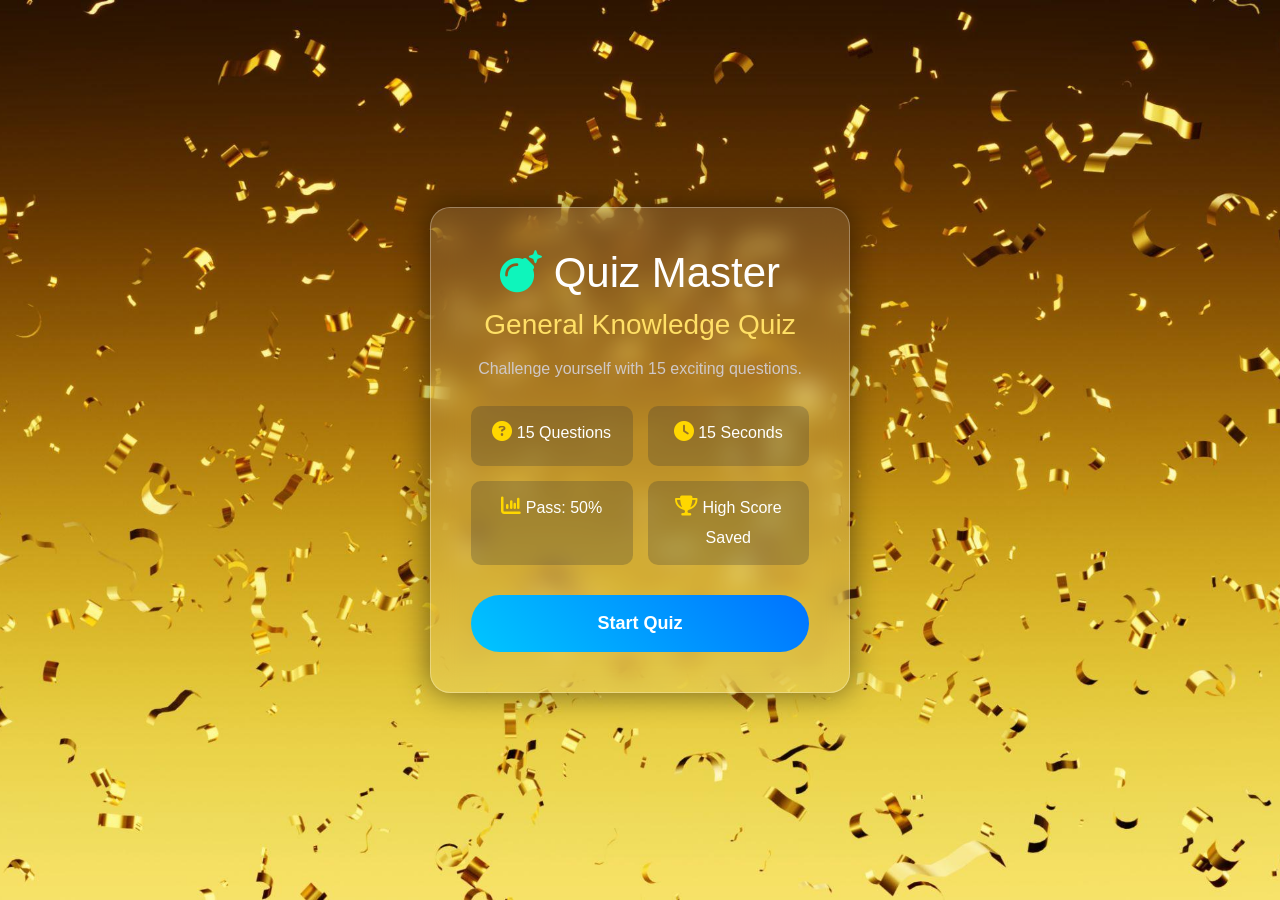
<file: projects/quiz website/index.html>
<!DOCTYPE html>
<html>

<head>
    <link rel="stylesheet" href="style.css">
    <link href="https://cdn.jsdelivr.net/npm/bootstrap@5.3.8/dist/css/bootstrap.min.css" rel="stylesheet"
        integrity="sha384-sRIl4kxILFvY47J16cr9ZwB07vP4J8+LH7qKQnuqkuIAvNWLzeN8tE5YBujZqJLB" crossorigin="anonymous">
    <link rel="stylesheet" href="https://cdn.jsdelivr.net/npm/bootstrap-icons@1.13.1/font/bootstrap-icons.min.css">
    <link rel="stylesheet" href="https://cdnjs.cloudflare.com/ajax/libs/font-awesome/6.7.2/css/all.min.css">
    <title>Quiz website</title>
</head>

<body>


    <div class="home">
        <div class="re-card">
            <h1><i class="fa-solid fa-bomb"></i> Quiz Master</h1>
            <h3>General Knowledge Quiz</h3>
            <p>
                Challenge yourself with 15 exciting questions.
            </p>
            <div class="details">
                <div>
                    <i class="fa-solid fa-circle-question"></i>
                    <span>15 Questions</span>
                </div>
                <div>
                    <i class="fa-solid fa-clock"></i>
                    <span>15 Seconds</span>
                </div>
                <div>
                    <i class="fa-solid fa-chart-column"></i>
                    <span>Pass: 50%</span>
                </div>
                <div>
                    <i class="fa-solid fa-trophy"></i>
                    <span>High Score Saved</span>
                </div>
            </div>
            <button onclick="home()" id="startBtn">
                 Start Quiz
            </button>
        </div>

    </div>


    <div class="container">
        <h2 id="hide">General Knowledge</h2>
        <div id="wrap">
            
        <div class="quiz-box">
            <div class="bg"></div>
            <div class="content">
                <div class="top-bar">
                    <h3 id="questionNumber"></h3>
                    <div class="progress">
                        <div id="progressBar"></div>
                    </div>
                    <h3 id="timer">15</h3>
                </div>
                <h2 id="question">Question comes here</h2>
                <button class="option">option1</button>
                <button class="option">option2</button>
                <button class="option">option3</button>
                <button class="option">option4</button>
                <button id="next">next</button>


            </div>
        </div>

        <div id="resultBox">
            <img src="images/trophy.png" alt="trophy">
            <h2 id="finalScore"></h2>
            <h2 id="percentage"></h2>
            <h2 id="highScore">High Score : 0</h2>
            <button id="restart">
                Restart Quiz
            </button>
            <button id="review">Review Answers</button>
        </div>
        <div id="reviewbox"><button id="back"> <i class="fa-solid fa-arrow-left"></i>back</button>

        </div>
        
        </div>
        
    </div>


    <script src="script.js"></script>
    <script src="https://cdn.jsdelivr.net/npm/bootstrap@5.3.8/dist/js/bootstrap.bundle.min.js"
        integrity="sha384-FKyoEForCGlyvwx9Hj09JcYn3nv7wiPVlz7YYwJrWVcXK/BmnVDxM+D2scQbITxI"
        crossorigin="anonymous"></script>
</body>

</html>
</file>
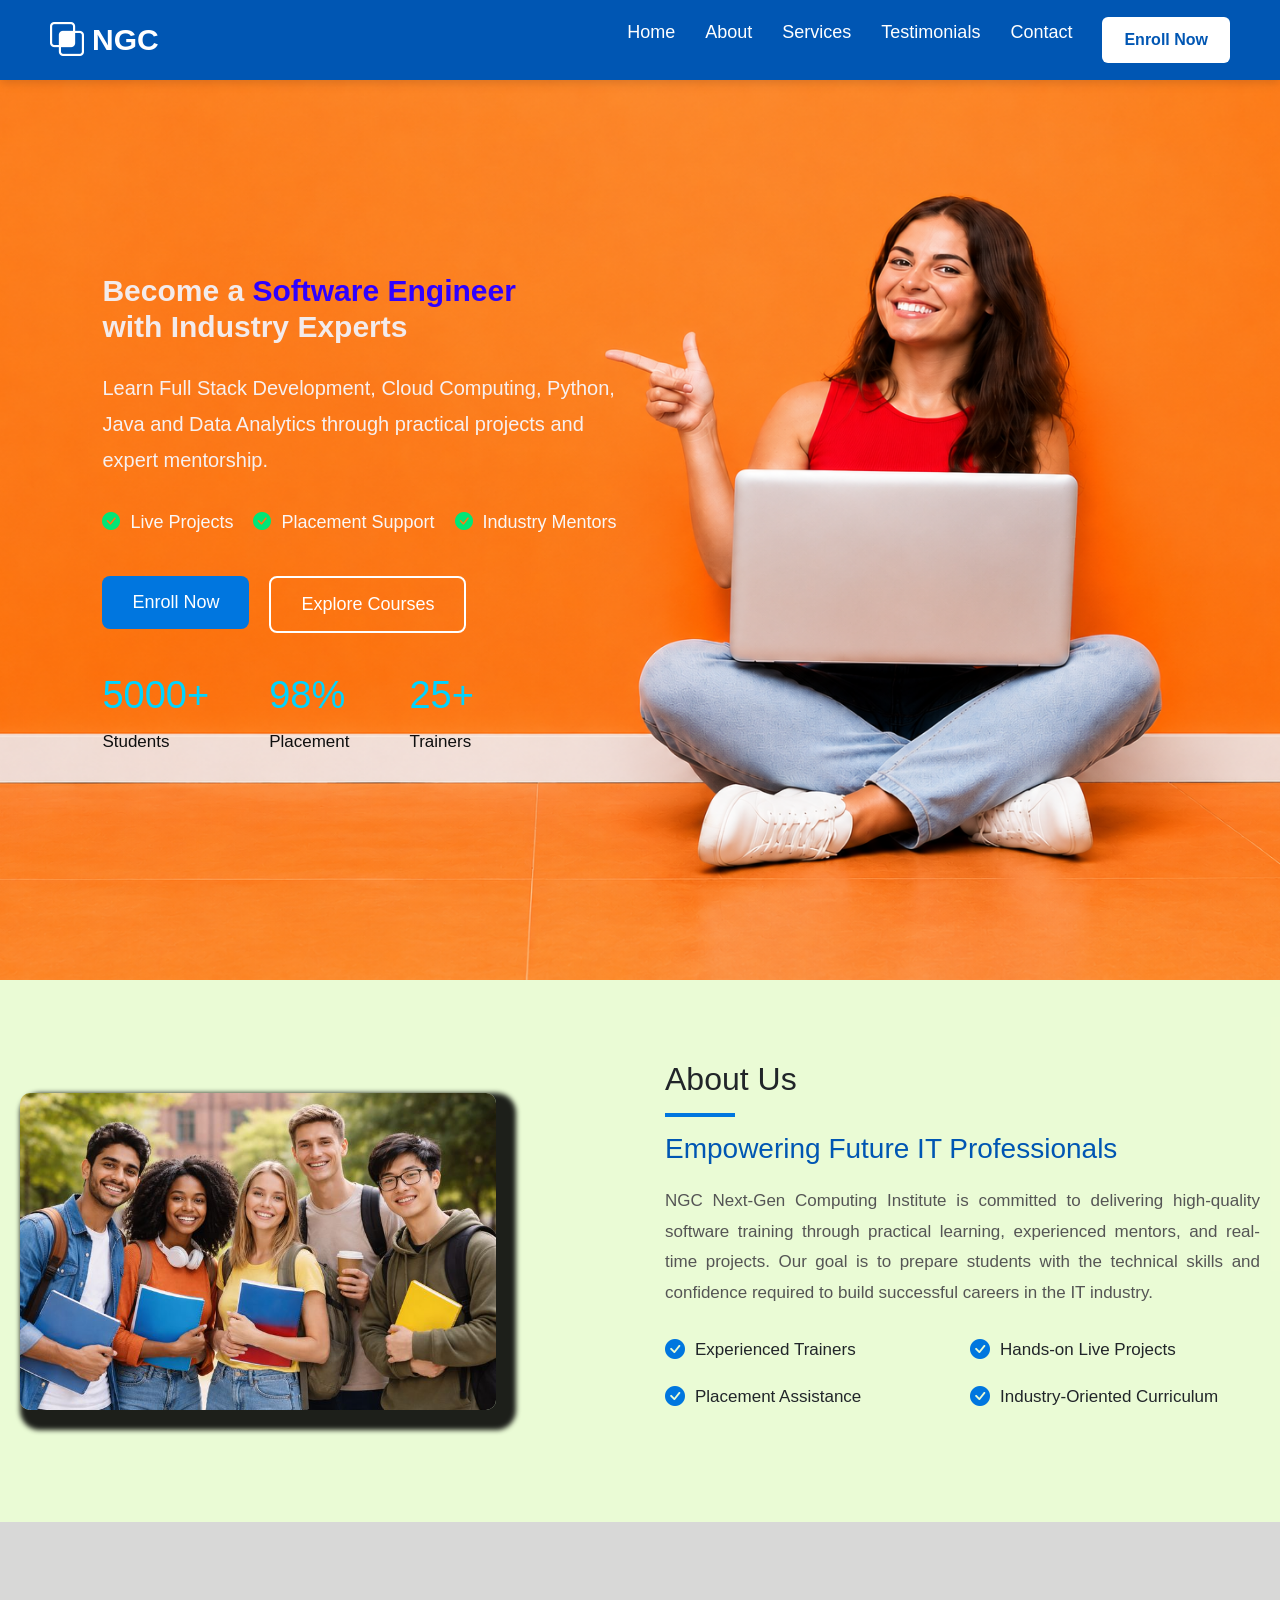
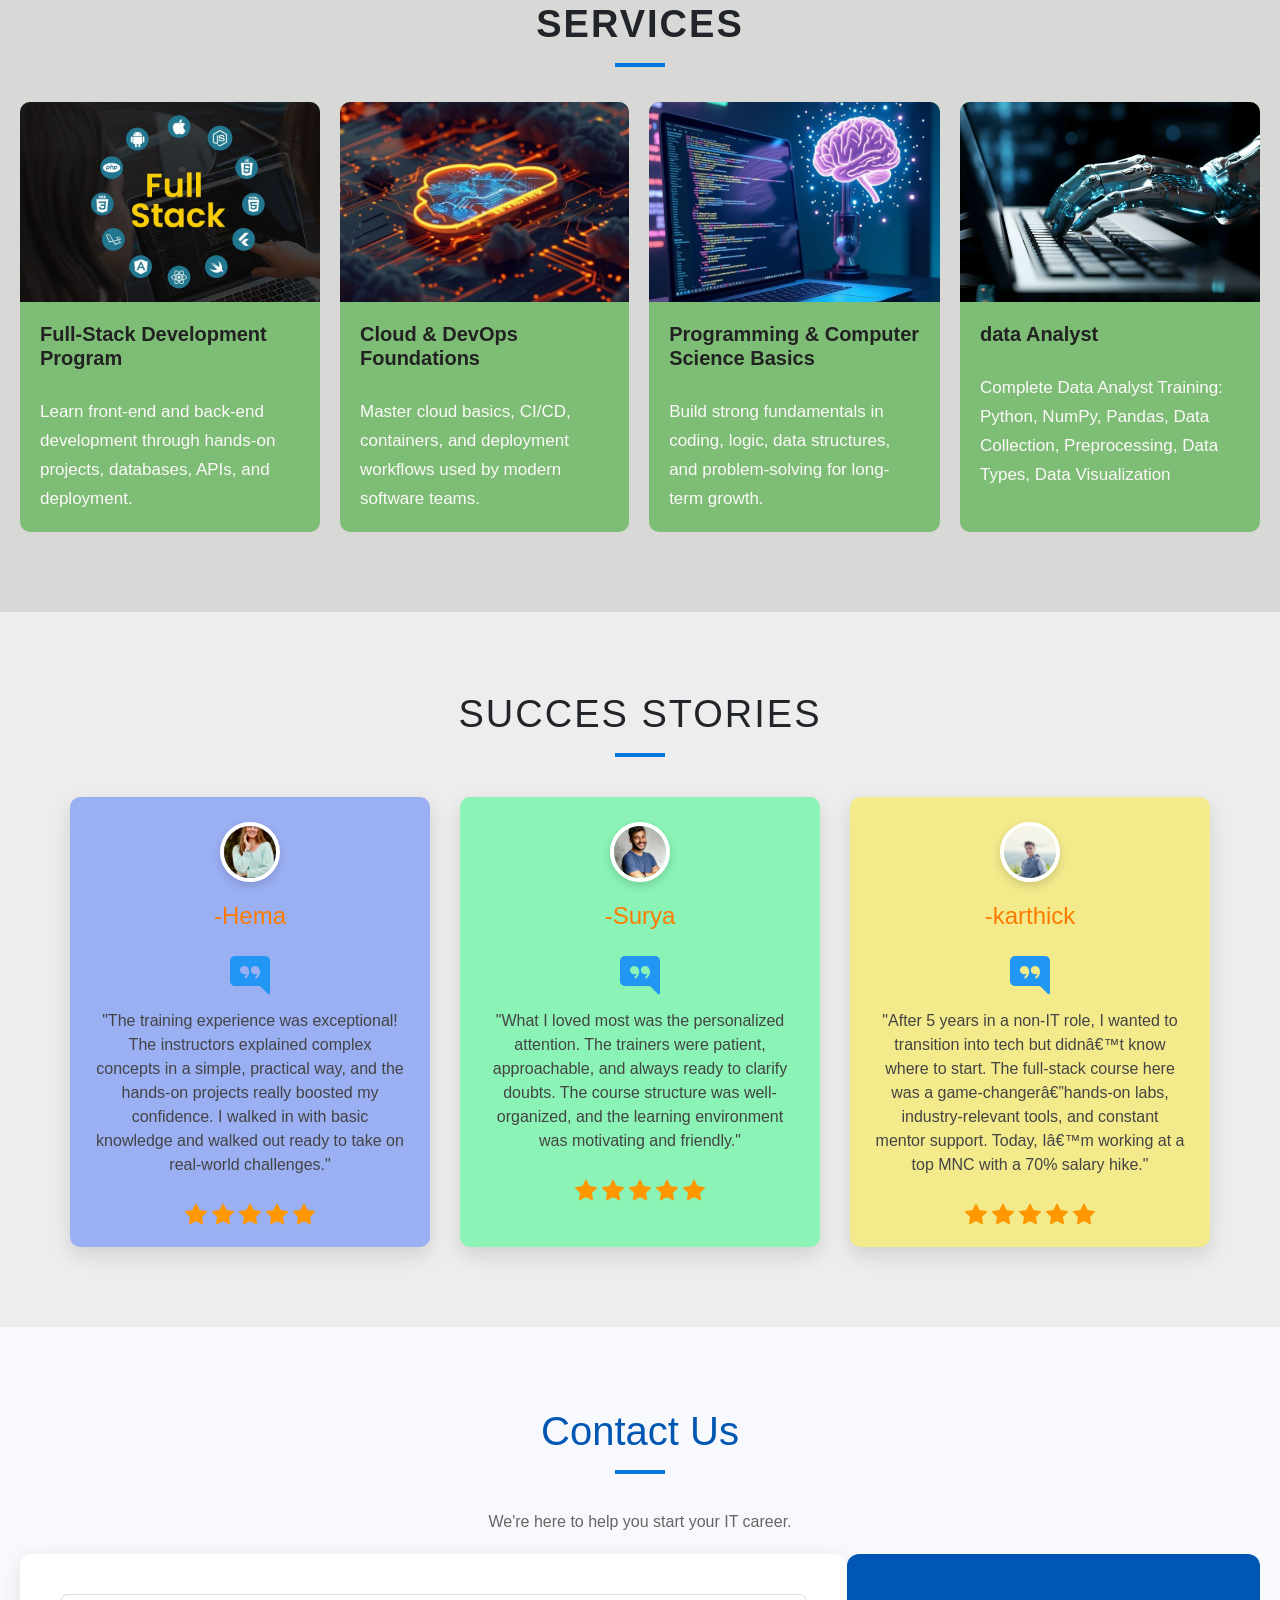
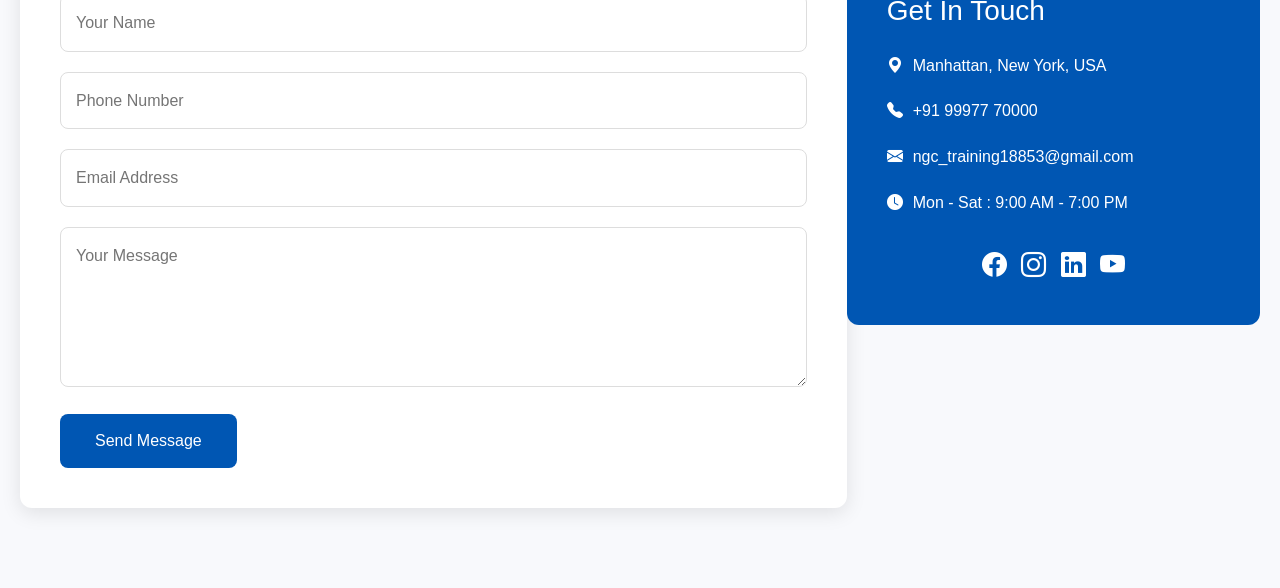
<file: projects/Software Institute UI/index.html>
<!DOCTYPE html>
<html>
<head>

    <link href="https://cdn.jsdelivr.net/npm/bootstrap@5.3.8/dist/css/bootstrap.min.css" rel="stylesheet" integrity="sha384-sRIl4kxILFvY47J16cr9ZwB07vP4J8+LH7qKQnuqkuIAvNWLzeN8tE5YBujZqJLB" crossorigin="anonymous">
    <meta name="viewport" content="width=device-width, initial-scale=1.0">
    <title>NGC Next-Gen Computing Institute</title>
    <link rel="stylesheet" href="style.css">
    <link rel="stylesheet" href="https://cdn.jsdelivr.net/npm/bootstrap-icons@1.13.1/font/bootstrap-icons.min.css">
    </head>
<body>

    <header>
        <div class="logo">
            <span class="logo-icon"><i class="bi bi-intersect"></i></span> ngc
        </div>
        <nav>
            <ul>
                <li><a href="#home" class="active">Home</a></li>
                <li><a href="#about">About</a></li>
                <li><a href="#services">Services</a></li>
                <li><a href="#Testimonials">Testimonials</a></li>
                <li><a href="#contact">Contact</a></li> 
            </ul>
             <div class="enroll">
            <a href="#contact"><button>Enroll Now</button></a>
        </div>
            
        </nav>
        
    </header>
    <section id="home" class="home">

    <div class="home-content">

        <h1>
            Become a <span>Software Engineer</span><br>
            with Industry Experts
        </h1>

        <p>
            Learn Full Stack Development, Cloud Computing,
            Python, Java and Data Analytics through
            practical projects and expert mentorship.
        </p>

        <div class="hero-features">

            <div><i class="bi bi-check-circle-fill"></i> Live Projects</div>

            <div><i class="bi bi-check-circle-fill"></i> Placement Support</div>

            <div><i class="bi bi-check-circle-fill"></i> Industry Mentors</div>

        </div>

        <div class="hero-btn">

            <a href="#contact">
                <button class="btn1">Enroll Now</button>
            </a>

            <a href="#services">
                <button class="btn2">Explore Courses</button>
            </a>

        </div>

        <div class="hero-count">

            <div>
                <h2>5000+</h2>
                <p>Students</p>
            </div>

            <div>
                <h2>98%</h2>
                <p>Placement</p>
            </div>

            <div>
                <h2>25+</h2>
                <p>Trainers</p>
            </div>

        </div>

    </div>

</section>

    <section id="about" class="about">
        <div class="container about-box">
            <div class="about-image">
                <img src="images/bg-4.jpg" alt="NGC Campus" >
            </div>
           <div class="about-content">

    <h2>About Us</h2>

    <div class="blue-line-left"></div>

    <h3>Empowering Future IT Professionals</h3>

    <p>
        NGC Next-Gen Computing Institute is committed to delivering
        high-quality software training through practical learning,
        experienced mentors, and real-time projects. Our goal is to
        prepare students with the technical skills and confidence
        required to build successful careers in the IT industry.
    </p>

    <div class="about-points">

        <div>
            <i class="bi bi-check-circle-fill"></i>
            <span>Experienced Trainers</span>
        </div>

        <div>
            <i class="bi bi-check-circle-fill"></i>
            <span>Hands-on Live Projects</span>
        </div>

        <div>
            <i class="bi bi-check-circle-fill"></i>
            <span>Placement Assistance</span>
        </div>

        <div>
            <i class="bi bi-check-circle-fill"></i>
            <span>Industry-Oriented Curriculum</span>
        </div>

    </div>

    
</div>
        </div>
    </section>

    <section id="services" class="services">
        <div class="container">
            <div class="service-title">
                <h2>SERVICES</h2>
                <div class="blue-line-center"></div>
            </div>
            
            <div class="services-main">
                <div class="service-card">
                    <img src="images/pg-1.jpg" alt="Full-Stack Dev">
                    <h3>Full-Stack Development Program</h3>
                    <p>Learn front-end and back-end development through hands-on projects, databases, APIs, and deployment.</p>
                </div>
                <div class="service-card">
                    <img src="images/pg-6.jpeg" alt="Cloud & DevOps">
                    <h3>Cloud & DevOps Foundations</h3>
                    <p>Master cloud basics, CI/CD, containers, and deployment workflows used by modern software teams.</p>
                </div>
                <div class="service-card">
                    <img src="images/pg-3.jpeg" alt="Programming CS Basics">
                    <h3>Programming & Computer Science Basics</h3>
                    <p>Build strong fundamentals in coding, logic, data structures, and problem-solving for long-term growth.</p>
                </div>
                <div class="service-card">
                    <img src="images/background.jpg" alt="Programming CS Basics">
                    <h3>data Analyst</h3>
                    <p>Complete Data Analyst Training: Python, NumPy, Pandas, Data Collection, Preprocessing, Data Types, Data Visualization</p>
                </div>
            </div>
        </div>
    </section>
    <section id="Testimonials" class="Testimonials">
        <div class="container">
            <div class="review-title">
                <h2>Succes stories</h2>
                <div class="blue-line-center"></div>
            </div>
            
            <div class="review-main ">
                <div class="review-card one ">
                    <img src="images/test1.jpg" alt="">
                    <h3>-Hema</h3>
                    <i class="bi bi-chat-right-quote-fill"></i>
                    <p>"The training experience was exceptional! The instructors explained complex concepts in a simple, practical way, and the hands-on projects really boosted my confidence. I walked in with basic knowledge and walked out ready to take on real-world challenges." </p>
                    <div class="icon">
                    <i class="bi bi-star-fill"></i>
                    <i class="bi bi-star-fill"></i>
                    <i class="bi bi-star-fill"></i>
                    <i class="bi bi-star-fill"></i>
                    <i class="bi bi-star-fill"></i>
                    </div>
                </div>
                <div class="review-card two">
                    <img src="images/test-3.jpg" alt="">
                    <h3>-Surya</h3>
                    <i class="bi bi-chat-right-quote-fill"></i>
                    <p>"What I loved most was the personalized attention. The trainers were patient, approachable, and always ready to clarify doubts. The course structure was well-organized, and the learning environment was motivating and friendly."</p>
                    <div class="icon">
                    <i class="bi bi-star-fill"></i>
                    <i class="bi bi-star-fill"></i>
                    <i class="bi bi-star-fill"></i>
                    <i class="bi bi-star-fill"></i>
                    <i class="bi bi-star-fill"></i>
                    </div>
                </div>
                <div class="review-card three">
                    <img src="images/test2.jpg" alt="">
                    <h3>-karthick</h3>
                    <i class="bi bi-chat-right-quote-fill"></i>
                    <p>"After 5 years in a non-IT role, I wanted to transition into tech but didn’t know where to start. The full-stack course here was a game-changer—hands-on labs, industry-relevant tools, and constant mentor support. Today, I’m working at a top MNC with a 70% salary hike."</p>
                    <div class="icon">
                    <i class="bi bi-star-fill"></i>
                    <i class="bi bi-star-fill"></i>
                    <i class="bi bi-star-fill"></i>
                    <i class="bi bi-star-fill"></i>
                    <i class="bi bi-star-fill"></i>
                    </div>
                </div>
                
            </div>
        </div>
    </section>
    <section id="contact" class="contact">

    <div class="container">

        <div class="contact-title">
            <h2>Contact Us</h2>
            <div class="blue-line-center"></div>
            <p>We're here to help you start your IT career.</p>
        </div>

        <div class="contact-wrapper">

           

            <div class="contact-form">

                <form>

                    <input type="text" placeholder="Your Name" required>

                    <input type="tel" placeholder="Phone Number" required>

                    <input type="email" placeholder="Email Address" required>

                    <textarea rows="5" placeholder="Your Message"></textarea>

                    <button type="submit">Send Message</button>

                </form>

            </div>

            

            <div class="contact-info">

                <h3>Get In Touch</h3>

                <p>
                    <i class="bi bi-geo-alt-fill"></i>
                    Manhattan, New York, USA
                </p>

                <p>
                    <i class="bi bi-telephone-fill"></i>
                    +91 99977 70000
                </p>

                <p>
                    <i class="bi bi-envelope-fill"></i>
                    ngc_training18853@gmail.com
                </p>

                <p>
                    <i class="bi bi-clock-fill"></i>
                    Mon - Sat : 9:00 AM - 7:00 PM
                </p>

                <div class="social-icons">

                    <i class="bi bi-facebook"></i>

                    <i class="bi bi-instagram"></i>

                    <i class="bi bi-linkedin"></i>

                    <i class="bi bi-youtube"></i>

                </div>

            </div>

        </div>

    </div>

</section>

    
    
    <script src="https://cdn.jsdelivr.net/npm/bootstrap@5.3.8/dist/js/bootstrap.bundle.min.js" integrity="sha384-FKyoEForCGlyvwx9Hj09JcYn3nv7wiPVlz7YYwJrWVcXK/BmnVDxM+D2scQbITxI" crossorigin="anonymous"></script>
</body>
</html>
</file>
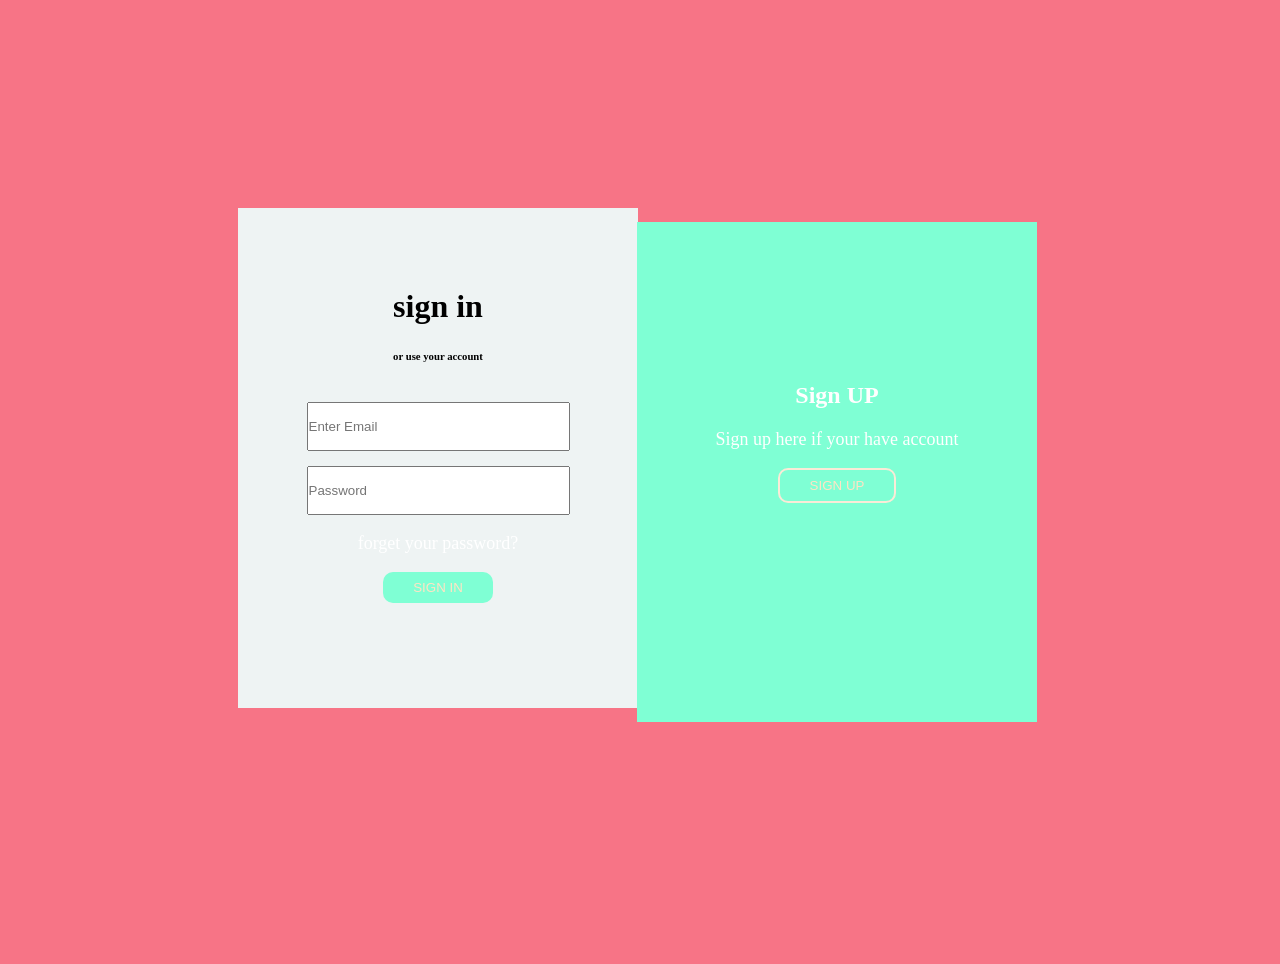
<file: Tasks/task1.html>
<!DOCTYPE html>
<html>

<head>
    <meta name="viewport" content="width=device-width, initial-scale=1.0">
</head>

<body>
    <div class="container">
        <div class="left">
            <form>
                <h1>sign in</h1>
                <h6>or use your account</h6>
                <input type="text" name="" id="" placeholder="Enter Email"><br>
                <input type="" placeholder="Password">
                <p>forget your password?</p>
                <button>SIGN IN</button>
            </form>
        </div>
        <div class="right">
            <section>
                <h1>Sign UP</h1>
                <P>Sign up here if your have account</P>
                <button id="one">SIGN UP</button>
            </section>
        </div>
    </div>
    <style>
        body {
            display: flex;
            justify-content: center;
            position: relative;
            top: 200px;
            background-color: rgb(247, 116, 134);
        }

        .left {
            display: inline-block;
            width: 400px;
            height: 500px;
            text-align: center;
            background-color: rgb(238, 243, 243);
        }

        .right {
            display: inline-block;
            width: 400px;
            height: 500px;
            position: relative;
            bottom: 242px;
            right: 5px;
            text-align: center;
            background-color: aquamarine;
        }

        form {
            margin-top: 80px;
        }

        input {
            padding: 15px 90px 15px 0px;
            margin-top: 15px;
        }

        p {
            font-size: large;
        }

        button {
            padding: 8px 30px;
            border-radius: 10px;
            border: 2px aquamarine;
            background-color: aquamarine;
            color: bisque;
        }

        #one {
            padding: 8px 30px;
            border-radius: 10px;
            border: 2px solid antiquewhite;
            background-color: aquamarine;
            color: bisque;
        }

        section {
            position: relative;
            top: 140px;
        }

        section h1,
        p {
            color: white;
        }

        @media screen and (max-width:840px) {
            body {
                display: flex;
                flex-wrap: wrap;
            }

            .right {
                margin-left: 350px;
                position: relative;
                bottom: 500px;
            }
        }

        @media screen and (max-width:480px) {
            body {
                display: flex;
                flex-direction: column;
            }

            .right {
                margin-top: 250px;
                margin-left: 5px;
                position: relative;
                bottom: 0;
                margin: 0;
                display: block;
            }

        }
    </style>
</body>

</html>
</file>
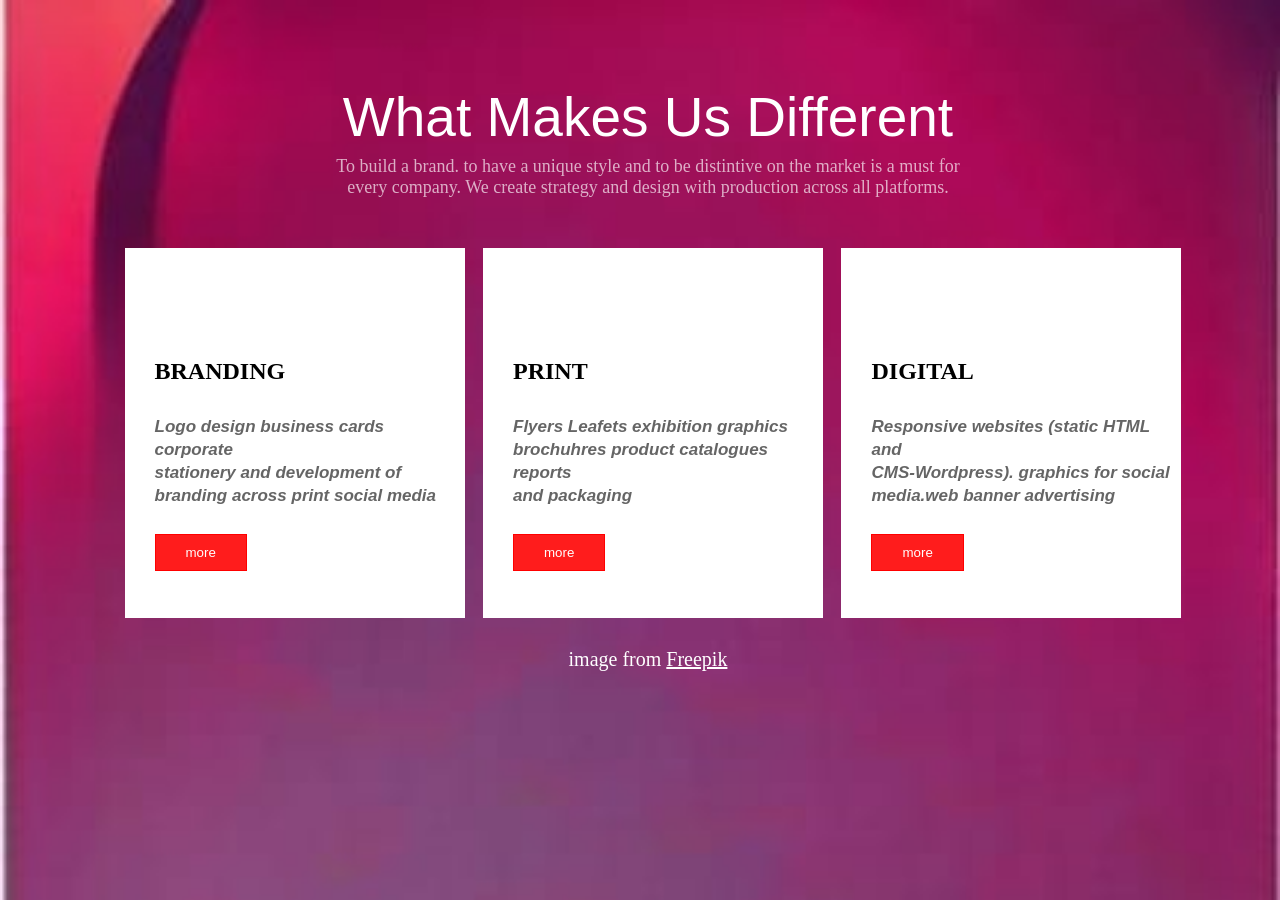
<file: Tasks/task10.html>
<!DOCTYPE html>
<html>
    <head></head>
    <body>
        <div class="container">
        <div class="top"><h1>What Makes Us Different</h1>
            <p id="para">To build a brand. to have a unique style and to be distintive on the market is a must for <br>
            every company. We create strategy and design with production across all platforms.</p>
        </div>
        <div class="box">
        <div id="cone"><h2>BRANDING</h2>
            <p class="none">Logo design business cards corporate <br> stationery and  development of <br> branding across print social media</p>
        <button>more</button>
        </div>
        <div id="ctwo"><h2>PRINT</h2>
           <p class="none"> Flyers Leafets exhibition graphics <br>brochuhres product catalogues reports <br>and packaging</p>
            <button>more</button>
        </div>
        
        <div id="cthree"><h2>DIGITAL</h2>
            <P class="none">Responsive websites (static HTML and <br>CMS-Wordpress). graphics for social <br>media.web banner advertising</P>
            <button>more</button></div>

        </div>
        <div id="cfour">image  from <span>Freepik </span></div>

        </div>
        <style>
body{
    width: 100vw;
    height: 100vh;
    display: flex;
    justify-content: center; 
    background-attachment: fixed;
    background-size: cover;
    background-image: url(bac.jpeg);   
    text-align: center;
}
.container{
    margin-top:40px;
}
.box{
    display: grid;
    grid-template-columns: 100px 100px 100px;
    margin-top: 50px;
    column-gap: 55%;
    margin-right: 190px;
    justify-content: center;

}
h1{
    color: white;
   font-family: sans-serif;
   font-size: 55px;
   font-weight: 100; 
}
#para{
    position: relative;
    bottom: 30px;
    font-size: 18px;
    color: rgba(255, 255, 255, 0.664);
}
#cone{
    position: relative;
    right: 40px;
    bottom: 30px;
    background-color: white;
    width: 310px;
    height: 300px;
    padding-top: 70px ;
    text-align: start;
    padding-left: 30px;
    

}
#ctwo{
    position: relative;
    right: 20px; 
    bottom: 30px;  
    background-color: white;
    width: 310px;
    height: 300px;
    padding-top: 70px ;
    text-align: start;
    padding-left: 30px;

}
#cthree{
    position: relative;
    background-color: white;
    bottom: 30px;
    width: 310px;
    height: 300px;
    padding-top: 70px ;
    text-align: start;
    padding-left: 30px;

}
.none{
    color: rgba(0, 0, 0, 0.603);
    font-style:oblique;
    font-family:'Gill Sans', 'Gill Sans MT', Calibri, 'Trebuchet MS', sans-serif;
    line-height: 23px;
    font-size: 17px;
    font-weight: 900;
    margin-top: 30px;
}
h2{
    margin-top: 40px;
}
button{
    margin-top: 10px;
    padding: 10px 30px;
    background-color: rgba(255, 0, 0, 0.89);
    color: white;
    border:1px solid red;
}
#cfour{
    color: white;
    font-size: 20px;

}
span{
    text-decoration: underline;
}
@media screen and (max-width:868px){
    .box{
        grid-template-columns:100px 100px;
        grid-template-rows: 400px;
    }
    #cthree{
        margin-left: 150px;
    }
}











        </style>
    </body>
</html>
</file>
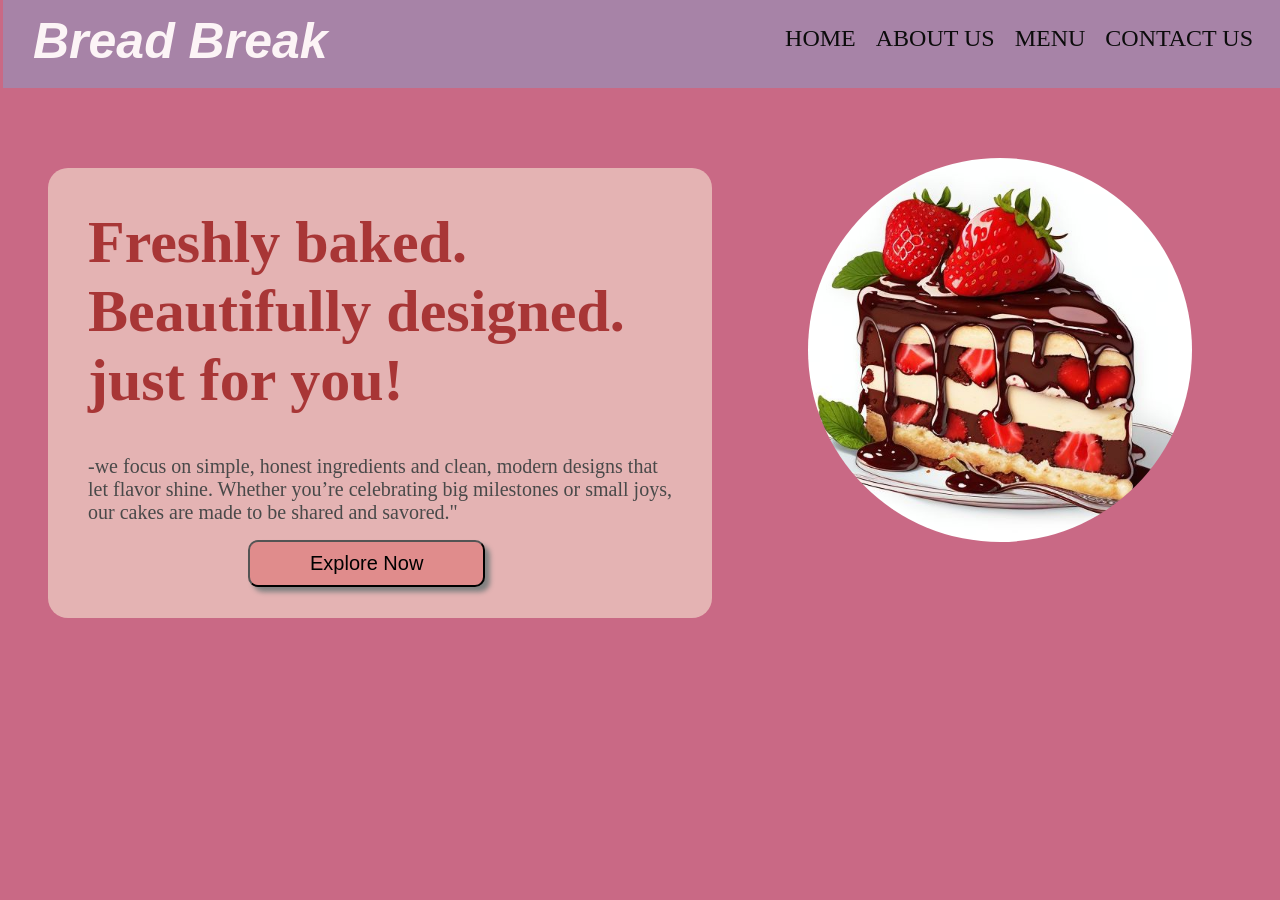
<file: Tasks/task11.html>
<!DOCTYPE html>
<html>
<head>
    <link rel="icon" href="icon.png">
</head>
<body>
    <div>
    <div class="back">
<div class="head">
    <link rel="icon" href="headicon.jpg">
    <h1>Bread Break </h1></div>
    <div class="navigate">
    <nav>
        <ul>
            <li><a href="home.html" class="nav">HOME</a>
                </li>
            <li><a href="about.html" class="nav">ABOUT US</a></li>
            <li><a href="design.html" class="nav">MENU</a></li>
            <li><a href="contact.html" class="nav">CONTACT US</a></li>
        </ul>
    </nav>
    </div>
    </div>
    <div class="left">
        <img src="home cake.jpg" alt="This is an cake image">
        <div class="content">
        <h1 id="cake">Freshly baked. <br> Beautifully designed. <br>
    just for you!</h1> 
        
        <p>-we focus on simple, honest ingredients and clean, modern designs that <br>let flavor shine. Whether you’re celebrating big milestones or small joys,<br> our cakes are made to be shared and savored."</p>
       <a href="home.html"> <button>Explore Now</button></a>
        </div>
    </div>
    </div>
    <style>


body{
     background-color: rgba(165, 6, 53, 0.6);
        background-attachment: fixed;
    background-size: cover;

}
.head{
    position: relative;
    bottom: 20px;
    display: inline-block;
    padding-left: 30px;
    font-family:sans-serif;
    font-style: italic;
    font-size: 25px;
    color: rgba(255, 249, 249, 0.959);    
}
.navigate{
     position: relative;
    bottom: 10px;
    float: right;
     border-radius: 10px;
    margin-top: 25px;
    height: 40px;
}
ul li{
    
    list-style-type: none;
}
a{
    font-family: fantasy;
    position: relative;
    bottom: 4px;
    color: rgb(12, 12, 12);
    text-decoration: none; 
    font-size: 24px;
    margin: 10px;
}
ul
{
    display: flex;
    margin-right: 20px;

}
.back{
    background-color: rgba(134, 158, 202, 0.5);  
height: 90px;
width: 100vw;
position: relative;
bottom: 10px;
right: 5px;

}
.nav:hover{
    background-color: black;
    color:white;
    position: relative;
    padding: 5px;
    border-radius: 10px;
}
button:hover{
    background-color: rgb(77, 73, 73);
    color: rgb(236, 233, 233);
}
img{
    width: 30vw;
    border-radius: 300px;
    position: relative;
    margin-right: 80px;
    margin-top: 60px;
    float: right;
}
.content{
    float: left;
    background-color: rgba(250, 235, 215, 0.568);
    padding: 0px 40px;
    height: 450px;
    margin-top: 70px;
    margin-left: 40px;
    border-radius: 20px;
}
#cake{
    font-size: 60px;
    color: rgb(168, 54, 54);
}

p{
    color: rgb(73, 73, 73);
    font-size: 20px;
}
button{
padding:10px 60px;
border-radius: 10px;
box-shadow: 5px 5px 5px gray;
font-size: 20px;
 background-color: rgb(224, 140, 140);
 margin-left: 150px;
}


    </style>
</body>
</html>
</file>
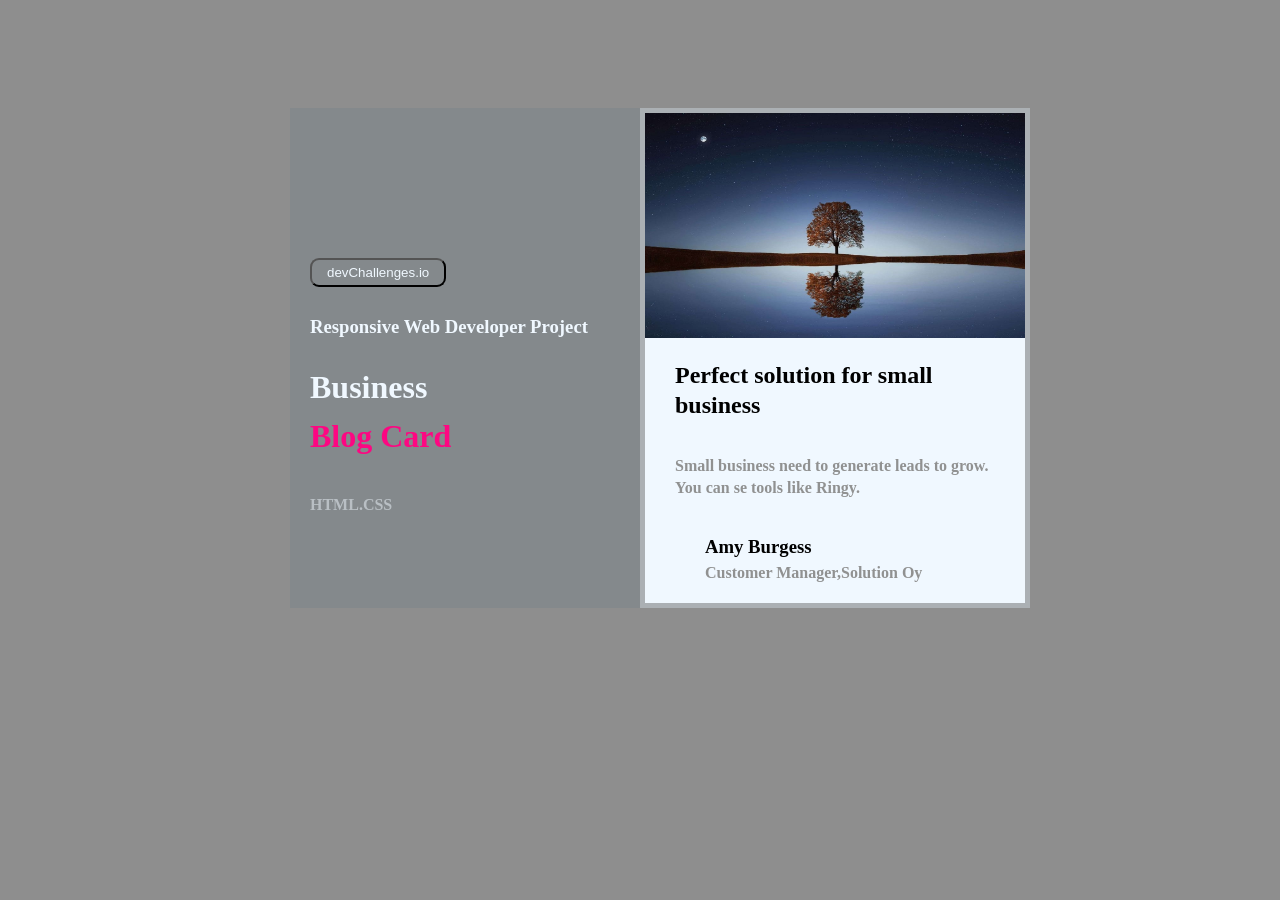
<file: Tasks/task12.html>
<!DOCTYPE html>
<html>
<head></head>
<body>
    <div class="container">
        <div class="left">
            <button>devChallenges.io</button>
            <h3 class="rone">Responsive Web Developer Project</h3>
            <h1 class="rtwo">Business</h1>
            <h1 class="rthree">Blog Card</h1>
            <h4 class="rfive">HTML.CSS</h4>
        </div>
        <div class="right"><img src="front.jpeg" alt="" >
        <h2 class="one">Perfect solution for small </h2>
    <h2 class="two">business</h2>
<h4 class="three">Small business need to generate leads to grow.</h4>
<h4 class="four">You can se tools like Ringy.</h4>
<h3 class="five">Amy Burgess</h3>
<h4 class="six">Customer Manager,Solution Oy</h4>
</div>

    </div>

    <style>
        body{
            background-color: rgba(0, 0, 0, 0.445);
            display: flex;
            justify-content: center;
            align-content: center;
        }
        .container
        {
            width: 700px;
            height: 500px;   
            background-color: aliceblue;
            text-align: left;
            margin-top: 100px;
        }
        .left{
            padding-left: 20px;
            width: 385px;
            height: 500px;
            position: relative;
            border: none;
            background-color: rgba(0, 0, 0, 0.452);
        
        }
        button{
            margin-top: 150px;
            border-radius: 9px;
            padding: 5px 15px;
            color: aliceblue;
            background-color: transparent;
        }
        button:hover{
            background-color: rgb(243, 245, 241);
            color: black;
        }
        .rone{
            padding-top: 10px;
            color: aliceblue;
        }
        .rtwo{
            padding-top: 10px;
            color: aliceblue;
        }
        .rthree{
            position: relative;
        bottom: 10px;
            color: rgb(253, 7, 130);
          
        }
        .rfive{
            padding-top: 10px;
            color: rgba(240, 248, 255, 0.486);
        }


        .right{
            background-color: aliceblue;
            width: 380px;
            height: 490px;
            position: relative;
            border: 5px solid rgba(108, 110, 109, 0.514);
            
            bottom: 500px;
            left: 350px;
        }
        img{
            width: 380px;
            height: 225px;
            position: relative;
            

        }
        .one , .two ,.three,.four{
            margin-left: 30px;
        }
        .two,.four{
            position: relative;
            bottom: 17px;
        }
        .three,.four{
            color: rgba(142, 143, 143, 0.979);
        }
        .five,.six{
            margin-left: 60px;
        }
        .six{
            position: relative;
            bottom: 15px;
            color: rgba(142, 143, 143, 0.979);
        }


    </style>
</body>



</html>
</file>
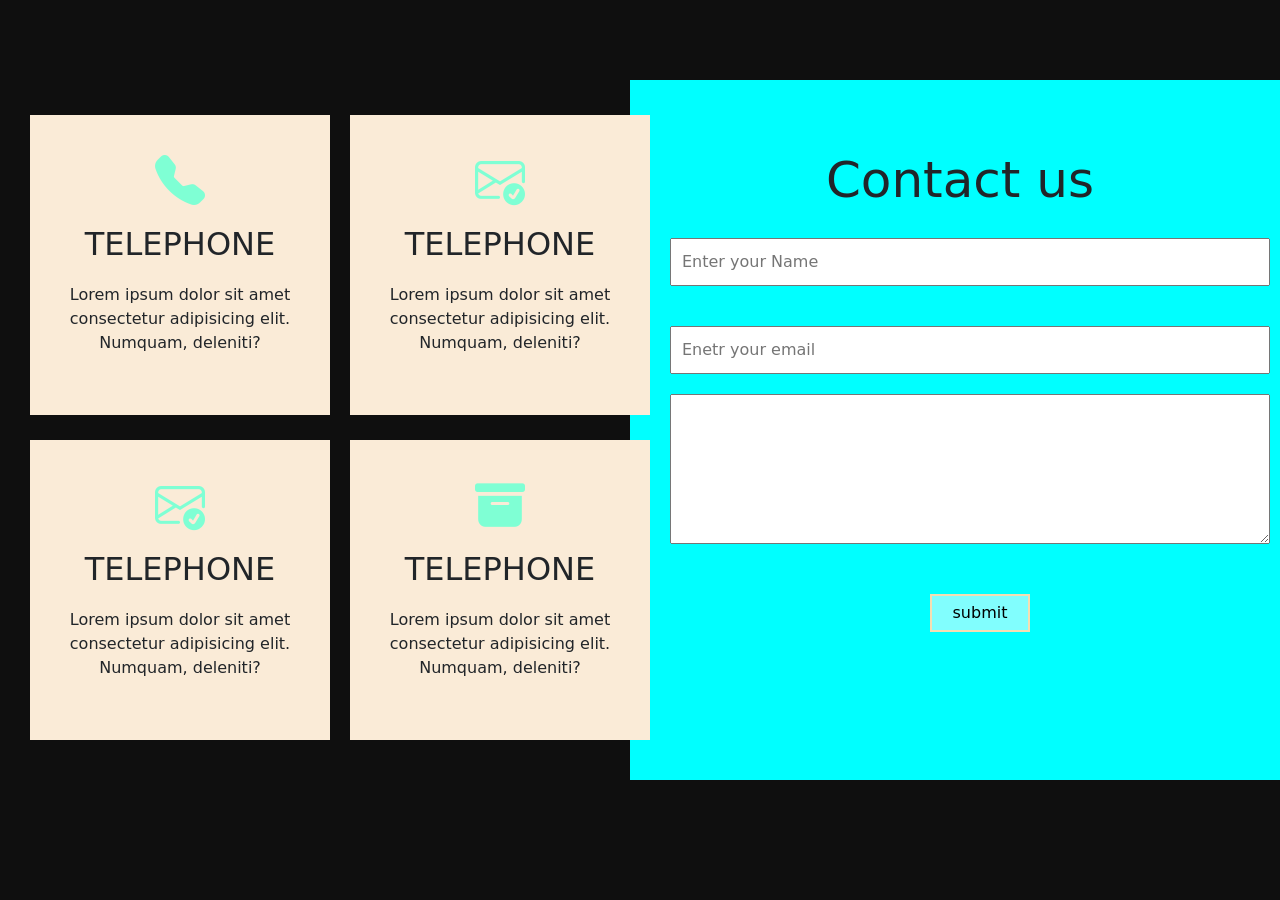
<file: Tasks/task13.html>
<!DOCTYPE html>
<html>

<head>
    <link rel="stylesheet" href="https://cdn.jsdelivr.net/npm/bootstrap-icons@1.13.1/font/bootstrap-icons.min.css">
    <link href="https://cdn.jsdelivr.net/npm/bootstrap@5.3.8/dist/css/bootstrap.min.css" rel="stylesheet"
        integrity="sha384-sRIl4kxILFvY47J16cr9ZwB07vP4J8+LH7qKQnuqkuIAvNWLzeN8tE5YBujZqJLB" crossorigin="anonymous">
</head>

<body>
    <div class="container">
        <div class="small-box">
            <div id="one"><i class="bi bi-telephone-fill"></i>
                <h2>TELEPHONE</h2>
                <P>Lorem ipsum dolor sit amet consectetur adipisicing elit. Numquam, deleniti?</P>
            </div>
            <div id="one"><i class="bi bi-envelope-check"></i>
                <h2>TELEPHONE</h2>
                <P>Lorem ipsum dolor sit amet consectetur adipisicing elit. Numquam, deleniti?</P>

            </div>
        </div>
        <div class="small-box">
            <div id="one"><i class="bi bi-envelope-check"></i>
                <h2>TELEPHONE</h2>
                <P>Lorem ipsum dolor sit amet consectetur adipisicing elit. Numquam, deleniti?</P>

            </div>
            <div id="one"><i class="bi bi-archive-fill"></i>
                <h2>TELEPHONE</h2>
                <P>Lorem ipsum dolor sit amet consectetur adipisicing elit. Numquam, deleniti?</P>
            </div>
        </div>
        <div class="contact">
            <h1>Contact us</h1>
            <input type="text" placeholder="Enter your Name">
            <input type="email" placeholder="Enetr your email">
            <textarea name="" id="" rows="6"></textarea>
            <button>submit</button>
        </div>
    </div>
    <style>
        body {
            background-color: rgb(15, 15, 15);

        }

        .container {
            width: 1200px;
            margin-top: 20px;
            display: flex;
            justify-content: center;
            align-items: center;
        }

        .small-box {
            margin-top: 60px;
            width: 800px;
            height: 650px;
            display: flex;
            justify-content: center;
            flex-direction: row;
            flex-wrap: wrap;
            position: relative;
            left: 30px;
            z-index: 2;
        }

        #one {
            padding-top: 30px;
            background-color: antiquewhite;
            width: 300px;
            height: 300px;
            margin: 10px;
            text-align: center;
        }

        #one i {
            color: aquamarine;
            font-size: 50px;
        }

        #one h2 {
            margin: 5px;
        }

        #one p {
            margin-top: 20px;
        }

        .contact {
            position: relative;
            z-index: 1;
            margin-top: 60px;
            text-align: center;
            background-color: aqua;
            width: 900px;
            height: 700px;
            display: flex;
            flex-direction: column;

        }

        .contact h1 {
            font-size: 50px;
            margin-top: 70px;
        }

        input {
            margin: 20px;
            width: 600px;
            padding: 10px;
            margin-left: 40px;
        }

        textarea {
            width: 600px;
            margin-left: 40px;
        }

        button {
            margin: 50px;
            padding: 5px;
            width: 100px;
            margin-left: 300px;
            border: 2px solid wheat;
            background-color: rgba(255, 253, 253, 0.507);
        }
    </style>
    <script src="https://cdn.jsdelivr.net/npm/bootstrap@5.3.8/dist/js/bootstrap.bundle.min.js"
        integrity="sha384-FKyoEForCGlyvwx9Hj09JcYn3nv7wiPVlz7YYwJrWVcXK/BmnVDxM+D2scQbITxI"
        crossorigin="anonymous"></script>
</body>

</html>
</file>
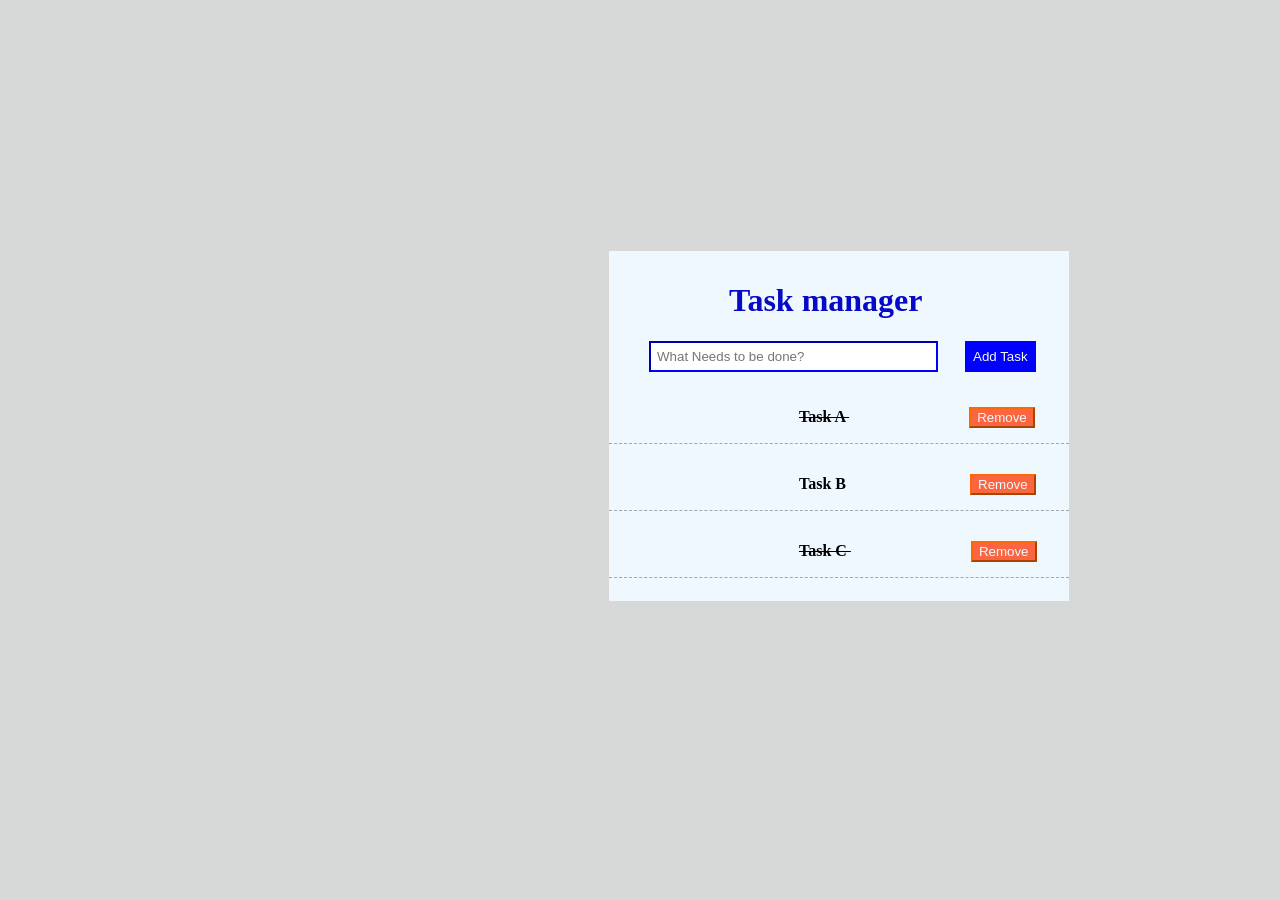
<file: Tasks/task3.html>
<!DOCTYPE html>
<html>
<head>

</head>
<body>
    <div class="container">
        <div class="a">
            <h1>Task manager</h1>
        </div>
        <div class="b">
            <input type="text" placeholder="What Needs to be done?" id="one"><span><button class="one">Add Task</button></span>
        </div>
        <div class="c"><b class="two"><del>Task A </del></b>
        <span><button class="d">Remove</button></span>
        </div>
        <div class="e"><b class="two">Task B </b>
        <span><button class="d">Remove</button></span>
        </div>
        <div class="f"><b class="two"><del>Task C </del></b>
        <span><button class="d">Remove</button></span>
        </div>
    </div>
    <style>
        body{
            background-color: rgba(188, 189, 189, 0.589);
        }
        .container{
            margin: 250px 600px;
            width: 460px;
            height: 350px;   
            background-color: aliceblue;
            border: 1px solid rgb(219, 215, 215);
        }
        .a{
            color: rgb(6, 9, 199);
            margin-left: 120px;
            padding-top: 10px;
        
        }
        
        #one{
            padding: 6px;
            padding-right: 110px;
            margin-left: 40px;
            border-color: blue;
        }
        .one{
            padding: 6px;
            margin-left: 27px;
            background-color: blue;
            color: aliceblue;
            border : 2px solid blue;
            
        }
        .c{
            padding-top: 35px;
            padding-left: 190px;
            padding-bottom: 15px;
            border-bottom-width: 10px;
            border-bottom: 1px dashed rgba(0, 0, 0, 0.329);
            
        
            
        
        }
        .e{
            padding-top: 30px;
            padding-left: 190px;
            padding-bottom: 15px;

            border-bottom: 1px dashed rgba(0, 0, 0, 0.329);
        }
        .f{
            padding-top: 30px;
            padding-left: 190px;
            padding-bottom: 15px;
            border-bottom: 1px dashed rgba(0, 0, 0, 0.329);
           
            
        }
        .d{
            margin-left: 120px;
            color: aliceblue;
            border-color: rgb(253, 104, 4);
            background-color: rgba(252, 97, 58, 0.966);
        }
        @media screen and (max-width:860px){
            body{
                display: flex;
                justify-content: center;
                margin-top: 200px;
                flex-wrap: wrap;
            }
            .container{
                margin: 0;
            }
        }
        

        
        
    
        
    </style>
</body>





</html>
</file>
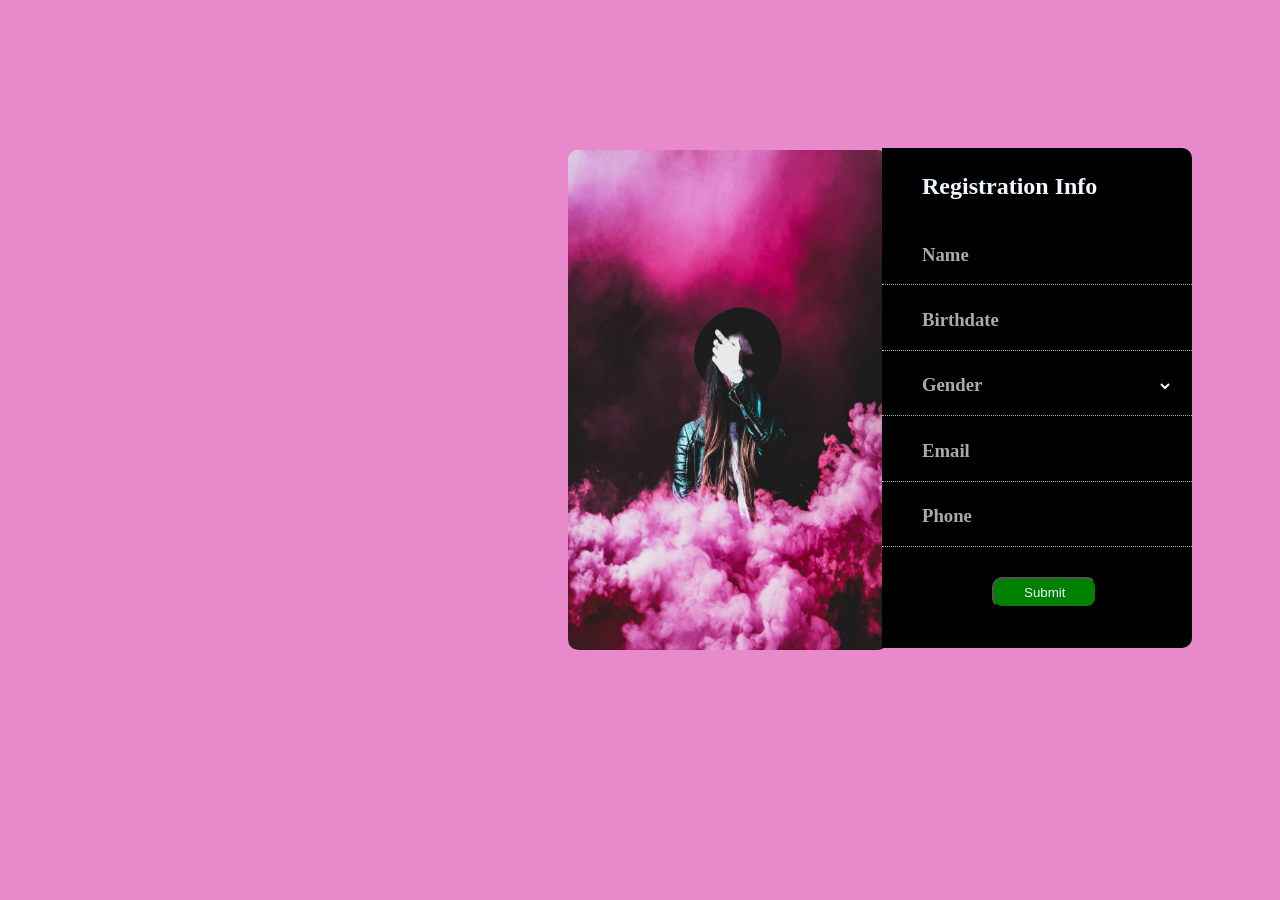
<file: Tasks/task4.html>
<!DOCTYPE html>
<html>

<head>

</head>

<body>
    <div class="container">
        <div class="left"><img src="login.jpeg" alt="" width="320px " height="500px" id="img"></div>
        <div class="right">
            <div class="one">
                <h2>Registration Info</h2>
            </div>
            <div class="two">
                <h3>Name</h3>
            </div>
            <div class="three">
                <h3><b id="one">Birthdate</b></h3>
            </div>
            <div class="four">
                <h3><b id="two">Gender</b><select name="" id="gen"></select></h3>
            </div>
            <div class="five">
                <h3>Email</h3>
            </div>
            <div class="six">
                <h3>Phone</h3>
            </div>
            <div class="eve"><input type="button" value="Submit" id="submit"></div>

        </div>
    </div>
    <style>
        body {
            background-color: rgb(231, 137, 203);
        }

        .container {
            background-color: rgb(231, 137, 203);
            margin-top: 150px;
            margin-left: 560px;
        }

        .left {
            width: 310px;
            height: 500px;
            border-radius: 10px;
            background-color: aliceblue;
            position: relative;
            display: inline-block;

        }

        #img {
            border-radius: 10px;
        }

        .right {
            width: 310px;
            height: 500px;
            display: inline-block;
            background-color: black;
            position: relative;
            bottom: 53px;
            border-radius: 0px 10px 10px 0px;
            color: aliceblue;
        }

        .one {
            padding-top: 5px;
            margin-left: 40px;
        }

        .two {
            color: rgb(173, 170, 166);
            padding-top: 5px;
            padding-left: 40px;
            border-bottom: 1px dotted;
        }

        .three {
            color: rgb(173, 170, 166);
            padding-top: 5px;
            padding-left: 40px;
            border-bottom: 1px dotted;
        }

        .four {
            color: rgb(173, 170, 166);
            padding-top: 5px;
            padding-left: 40px;
            border-bottom: 1px dotted;
        }

        .five {
            color: rgb(173, 170, 166);
            padding-top: 5px;
            padding-left: 40px;
            border-bottom: 1px dotted;
        }

        .six {
            color: rgb(173, 170, 166);
            padding-top: 5px;
            padding-left: 40px;
            border-bottom: 1px dotted;
        }

        #one {
            padding-right: 30px;
        }

        #two {
            padding-right: 170px;
        }

        .eve {
            margin-top: 30px;
            padding-left: 110px;

        }

        #submit {
            background-color: green;
            color: aliceblue;
            border-radius: 10px;
            padding: 6px;
            padding-left: 30px;
            padding-right: 30px;
        }

        #gen {
            color: aliceblue;
            background-color: black;
            border-color: black;
        }

        @media screen and (max-width:868px) {
            .container {
                display: flex;
                flex-wrap:wrap;
                justify-content: center;
                padding-top: 200px;
                margin: 0;
            }

            .right {
                bottom: 0;
            }
        }
    </style>






</body>

</html>
</file>
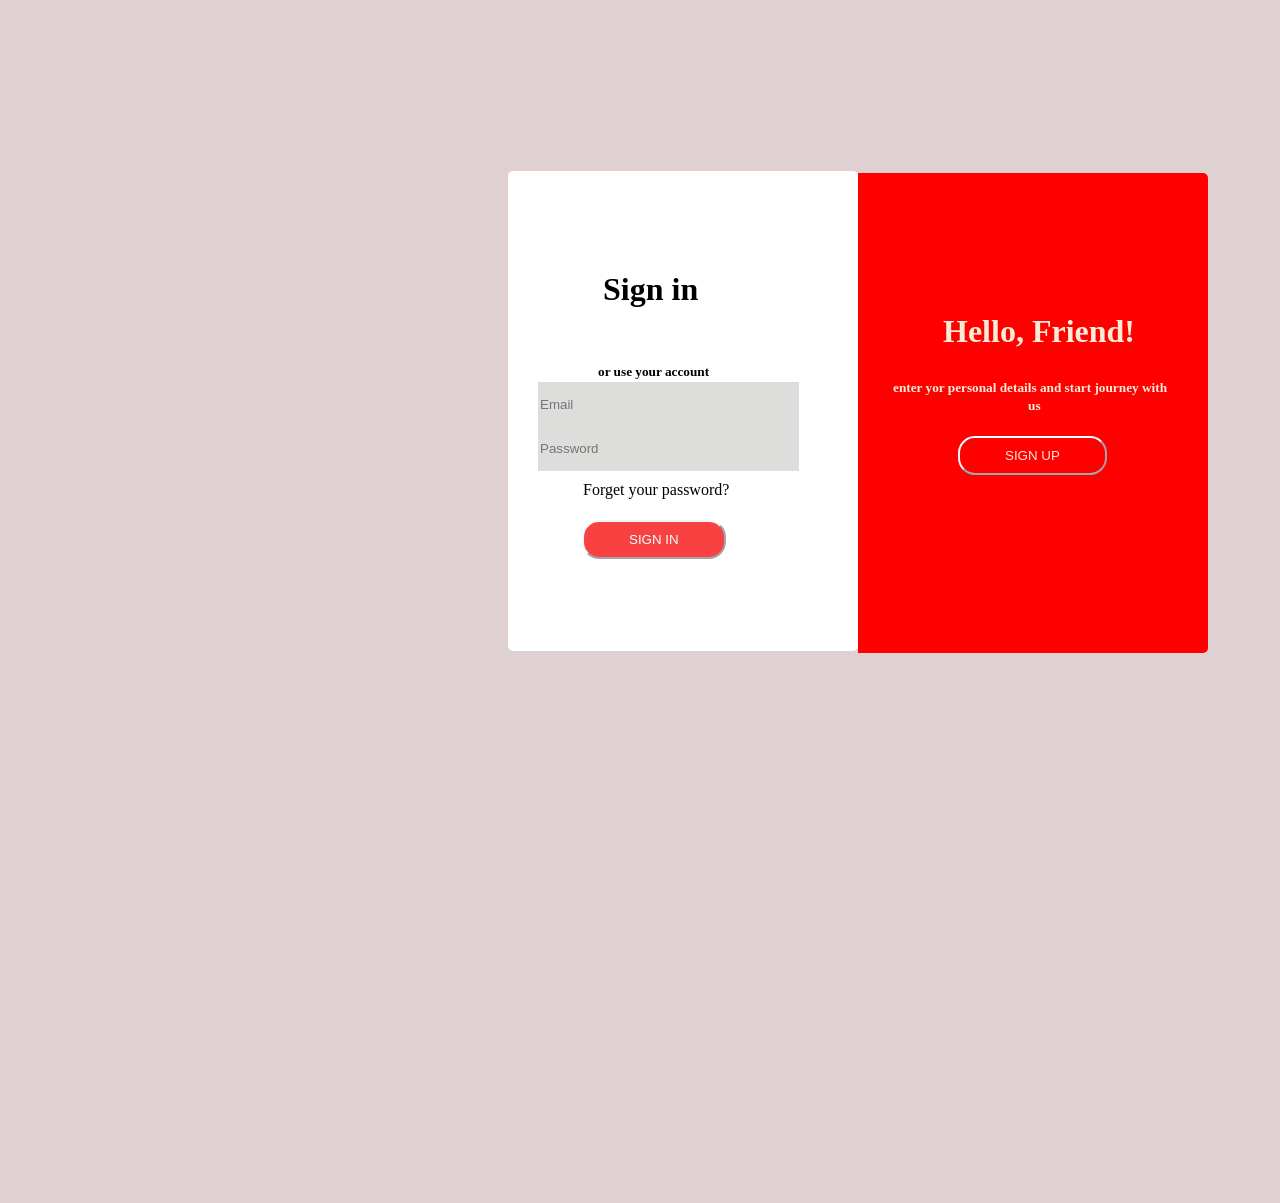
<file: Tasks/task5.html>
<!DOCTYPE html>
<html>

<head>
    <meta name="viewport" content="width=device-width, initial-scale=1.0">
</head>

<body>
    <div class="container">
        <div class="left">
            <h1 id="one">Sign in</h1>
            <h5 id="two">or use your account</h5>
            <input type="email" name="" id="three" placeholder="Email"><BR></BR>
            <input type="password" name="" id="four" placeholder="Password">
            <p id="five">Forget your password?</p>
            <button type="button" id="six">SIGN IN</button>
        </div>
        <div class="right">
            <h1 id="lone">Hello, Friend!</h1>
            <h5 id="ltwo">enter yor personal details and start journey with</h5>
            <h5 id="use">us</h5>
            <button type="button" id="lthree">SIGN UP</button>
        </div>
    </div>
    <style>
        body {
            position: relative;
            top: 200px;
            background-color: rgb(223, 209, 209);

        }

        .container {
            position: relative;
            margin-left: 500px;
            border-radius: 5px;

        }

        .left {
            background-color: white;
            border-color: white;
            position: relative;
            bottom: 50px;
            z-index: 1;
            width: 350px;
            height: 480px;
            border-radius: 5px;
            flex-basis: 100%;
        }

        .right {
            background-color: red;
            color: antiquewhite;
            position: relative;
            left: 350px;
            bottom: 550px;
            width: 350px;
            height: 480px;
            border-radius: 0px 5px 5px 0px;
            z-index: 3;
        }

        #one {
            margin-left: 95px;
            padding-top: 100px;
            padding-bottom: 10px;
        }

        #two {
            margin-left: 90px;
            padding-top: 3px;
            position: relative;
            top: 20px;
        }

        #three {
            margin-left: 30px;
            padding-right: 90px;
            padding-top: 15px;
            padding-bottom: 15px;
            border: none;
            background-color: rgb(221, 221, 220);

        }

        #four {
            margin-left: 30px;
            padding-top: 3px;
            position: relative;
            bottom: 19px;
            padding-right: 90px;
            padding-top: 15px;
            padding-bottom: 15px;
            border: none;
            background-color: rgb(221, 221, 220);

        }

        #five {
            margin-left: 75px;
            position: relative;
            bottom: 25px;
        }

        #six {
            margin-left: 74px;
            position: relative;
            bottom: 20px;
            padding: 10px 45px 10px 45px;
            border-radius: 17px;
            color: azure;
            background-color: rgba(250, 53, 53, 0.938);
            border-color: aliceblue;
        }

        #lone {
            margin-left: 85px;
            padding-top: 140px;
        }

        #ltwo {
            margin-top: 30px;
            margin-left: 35px;
        }

        #use {
            margin-left: 170px;
            position: relative;
            bottom: 20px;
        }

        #lthree {
            margin-left: 100px;
            position: relative;
            bottom: 20px;
            padding: 10px 45px 10px 45px;
            border-radius: 17px;
            color: antiquewhite;
            background-color: red;
            border-color: aliceblue;
        }

        @media screen and (max-width:868px) {
            body {
                display: flex;
                justify-content: center;
                align-content: center;
            }

            .container {
                display: flex;
                flex-wrap: wrap;
                margin: 0;

            }
            .right{
                margin-top: 19px;
            }
        }

        @media screen and (max-width:480px) {
            body {
                display: flex;
                justify-content: center;
                align-content: center;
            }
        }
    </style>
</body>








</html>
</file>
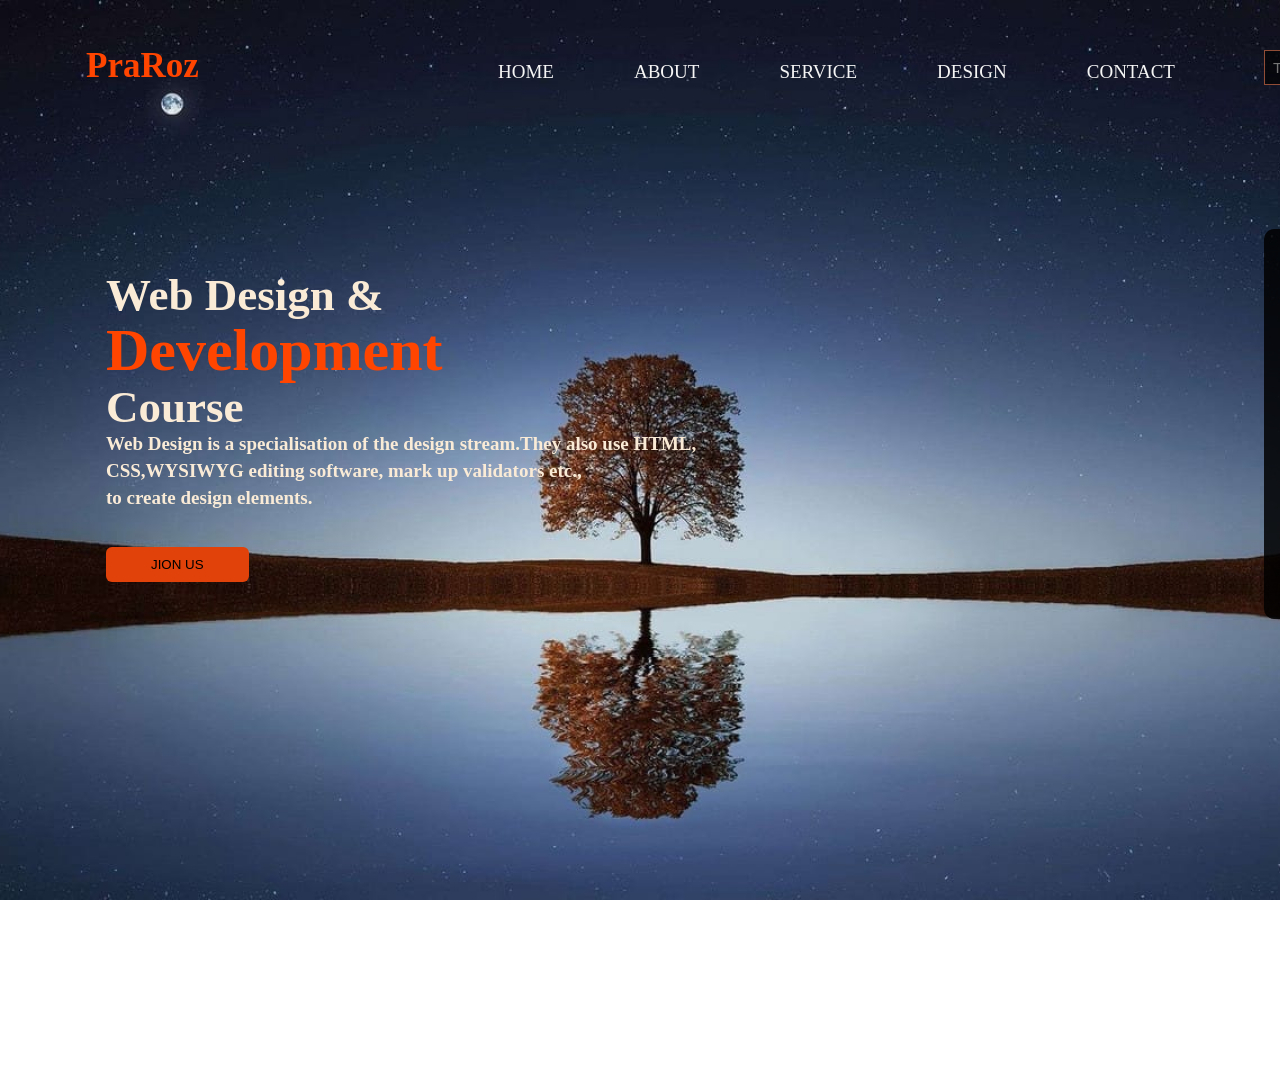
<file: Tasks/task6.html>
<!DOCTYPE html>
<html>
<head>

</head>
<body>
    <body>
        <div class="container">
    <nav>
        <div><h1 id="logo">PraRoz</h1></div>
        <ul>
            <li><a href="home.html">HOME</a></li>
            <li><a href="about.html">ABOUT</a></li>
            <li><a href="service.html">SERVICE</a></li>
            <li><a href="design.html">DESIGN</a></li> 
            <li><a href="contact.html">CONTACT</a></li>
        </ul>
           <div>
         <input type="search" name="" id="Search" placeholder="Type to Search "><span><button id="Searcha">search</button></span>
           </div>
    </nav>
    <div class="left">
        <h1 id="lone">Web Design &</h1>
        <h1 id="ltwo">Development</h1>
        <h1 id="lthree">Course</h1>
        <h4 class="pone">Web Design is a specialisation of the design stream.They also use HTML,</p>
           <h4 class="ptwo"> CSS,WYSIWYG editing software, mark up validators etc.,</p>
            <h4 class="pthree">to create design elements.
        </p>
        <button class="jion-button">JION US</button>

    </div>
     <div class="right">
<div>
<form action="">
    <h2 class="login-head">Login here</h2>
    <input type="email" name="" placeholder="Enter Email Here">
 <br>
    <input type="password" placeholder=" Enter Password Here">
 <br>   <button id="login-button">LOGIN</button>

<p id="rnsix">Don't have an account?</p>
<p id="signup"> Sign up</p><span><p id="rneight">here</p></span>

</form>
</div>
     </div>
        </div>
    <style>
           
        body{
            display: flex;
            flex-wrap: wrap;
            height: 100vh;
            width: 100%;
            background-image: url(front.jpeg);
            background-attachment:fixed ;
            background-size:cover;
            background-position: center;
        }
        h1{
            color: orangered;
        }
        #logo{
            position: relative;
            top: 9px;
            font-size: 35px;
            margin-left: 78px;
        }
        a{
            color: whitesmoke;
            font-family:fantasy ;
            text-decoration: none;
            margin: 40px;
            position: relative;
            bottom: 45px;
            right: 90px;
            font-size: 19px;
        }

        ul{
            display: flex;
            justify-content: center;
            list-style-type: none;
            margin-left: 500px;
            
        }
        #Search{
            position: relative;
            left: 1256px; 
            bottom: 94px; 
            padding: 8px; 
            padding-right: 12px;
            background-color: rgba(0, 0, 0, 0.63);
            color: antiquewhite;
            border: 1px solid;
            border-color: rgba(224, 117, 78, 0.644) ;
        }
         #Searcha{
            position: relative;
            left: 1245px; 
            bottom: 95px; 
            padding: 9px 19px; 
            background-color: rgb(224, 66, 9);
            color: antiquewhite;
             border: 1px solid rgba(224, 117, 78, 0.644); 
            }
        button{
           background-color: rgb(224, 66, 9);
           border: 1px solid orangered;
           color: antiquewhite;
        }
        .left{
            position: relative;
            top: 50px;
            margin-left: 98px;
            text-align: left;
            
        }
        #lone,#lthree{
            color: antiquewhite;
        }
        #lone{
            font-size: 45px;
        }
         #ltwo{
            position: relative;
            bottom: 45px;
            font-size: 60px;
        }
        #lthree{
            position: relative;
            bottom: 90px;
            font-size: 45px;
        }

         .pone{
            font-size: 19px;
            color: antiquewhite;
            position: relative;
            bottom: 120px;
        }
        .ptwo{
            font-size: 19px;
            color: antiquewhite;
            position: relative;
            bottom: 140px;
        }
        .pthree{
            font-size: 19px;
            color: antiquewhite;
            position: relative;
            bottom: 160px;
        }
        .jion-button{
            padding: 10px 45px;
            position: relative;
            top: 19px;
            color: black;
            border-radius: 6px;
            border: none;
        }
        .right{
            padding-top: 20px;
            width: 290px;
            height: 370px;
            background-color: rgba(0, 0, 0, 0.849);
            border-radius:10px;
            color: antiquewhite;
            position: relative;
            text-align: center;
            left: 1256px;
            bottom: 470px;
        }
        .login-head{
            margin-left: 25px;
            border-radius: 5px;
            width: 230px;
            padding: 4px;
            background-color: antiquewhite;
            color: orangered;
        }
        input{
            margin-right: 10px;
            margin-bottom: 10px;
            font-size: 15px;
            padding: 12px;
            padding-right: 30px;
            color:#d10d0d;
            background: transparent;
            background-color: rgba(0, 0, 0, 0.137);
            border: none;
            border-bottom: 1px solid white;
        }
        #login-button{
            margin-top: 10px;
            border-radius: 5px;
            width: 230px;
            height: 29px;
            margin-right: 5px;
            background-color: orangered;
            color: black;
        }
        #rnsix{
            position: relative;
            top: 10px;
            margin-right: 5px;
            padding-bottom: 5px;
        }
        #signup{
            position: relative;
            bottom: 5px;
            text-align: left;
            margin-left: 100px;
            color: orangered;
        }
        #rneight{
            position: relative;
            bottom: 39px;
            left: 23px;
        } 
    </style>

</body>

</html>
</file>
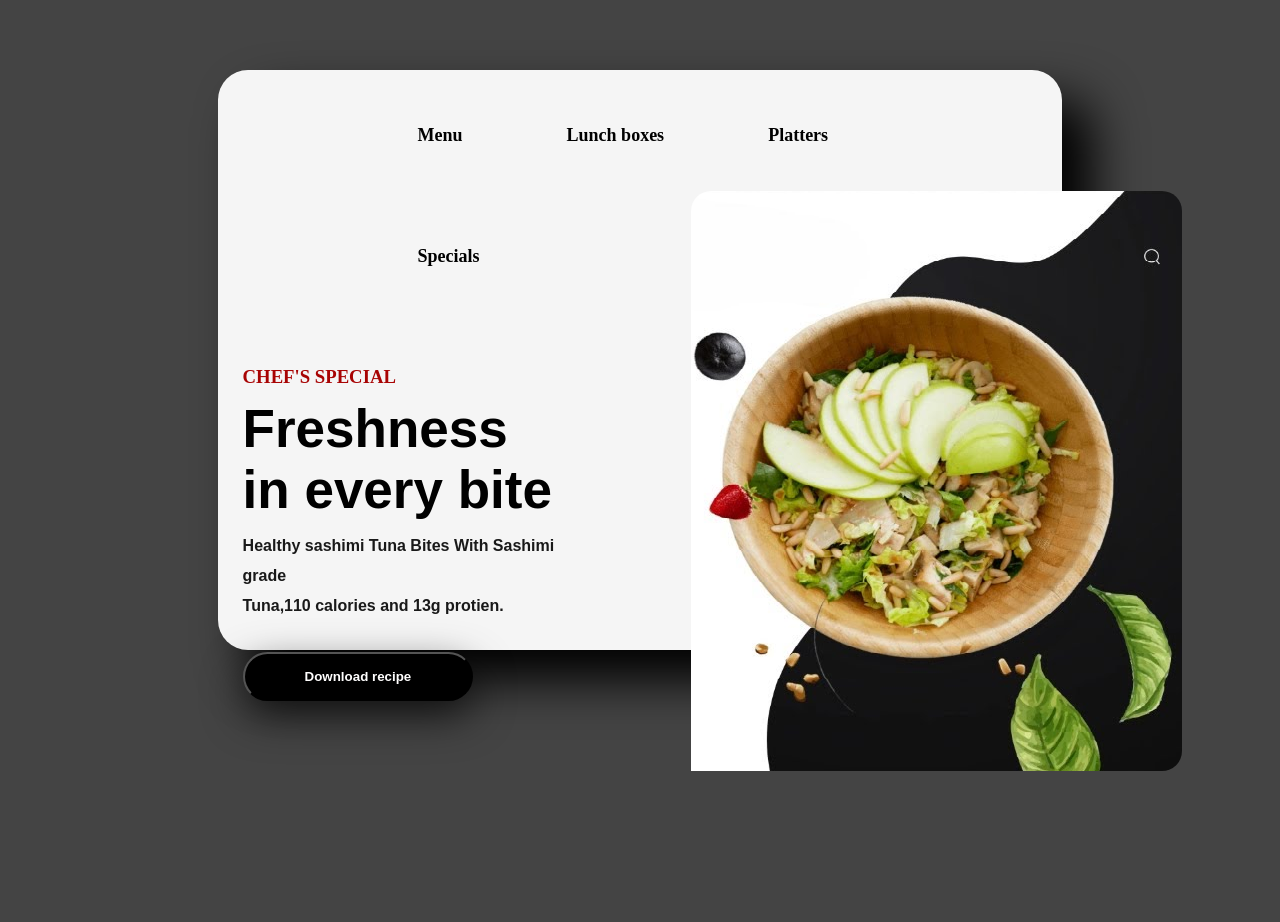
<file: Tasks/task7.html>
<!DOCTYPE html>
<html>
    <head></head>
    <body>
        <div class="content">
            <div class="navbar">
            <nav>
                <li>Menu</li>
                <li>Lunch boxes</li>
                <li>Platters</li>
                <li>Specials</li>
            </nav>
            </div>
            <div class="two">
            <div class="menu">
                <h3>CHEF'S SPECIAL</h3>
                <h1>Freshness <br><span>in every bite</span></h1>
                <p>Healthy sashimi Tuna Bites With Sashimi grade <br>Tuna,110 calories and 13g protien.</p>
                <button>Download recipe</button>
            </div>
            
            <div class="img"></div>
            </div>
        </div>
        <style>
            body{
                background-color: rgba(0, 0, 0, 0.733);
                display: flex;
                flex-wrap: wrap;
                align-content: center;
                justify-content: center;
                margin: 0;
                padding: 0;
            }
            .two{
                display: flex;
                justify-content: space-evenly;
            }
            .img{
                background-color: black;
                background-image: url(sides.png);
                width: 500px;
                height: 580px;
                position: relative;
                bottom: 151px;
                left: 120px;
                border-radius: 20px 20px 20px 0px;
                
            }
            .content{
                width: 66vw;
                height: 580px;
                margin-top: 70px;
                background-color: whitesmoke;
                border-radius: 30px;
                box-shadow: 30px 30px 50px;
            }
            li {
                list-style-type: none;
                display: inline-block;
                margin: 50px;          
                font-weight: bold;
                font-size: 18px;
                position: relative;
                right: 30px;
                bottom: 25px;
            }
            nav{
                text-align: left; 
                margin-left: 180px;
                margin-top: 30px;
                position: relative;
                z-index: 1; 
                       
            }
            .menu{
                position: relative;
                left: 25px;
                bottom: 20px;  
            }
            h3{
                color: rgb(168, 4, 4); 
                font-weight: bolder; 
                position: relative;
                top: 25px; 
            }
            h1{
                font-size: 53px;
                font-weight: 600;
                font-family:'Gill Sans', 'Gill Sans MT', Calibri, 'Trebuchet MS', sans-serif;
            }
            p{
                position: relative;
                bottom: 25px;
                font-family: 'Gill Sans', 'Gill Sans MT', Calibri, 'Trebuchet MS', sans-serif;
               line-height: 30px;
               font-weight: bolder;
               font-weight: 600; 
               color: rgba(0, 0, 0, 0.897);
            }
            button{
                position: relative;
                bottom: 10px;
                color: rgb(255, 254, 254);
                font-weight: bolder;
                background-color: black;
                padding: 15px 60px;
                border-radius: 30px;
                box-shadow: 0px 15px 40px rgba(0, 0, 0, 0.671);
            }
            button:hover{
                color: black;
                background-color: rgba(196, 66, 73, 0.712);
            }

        </style>
    </body>
</html>
</file>
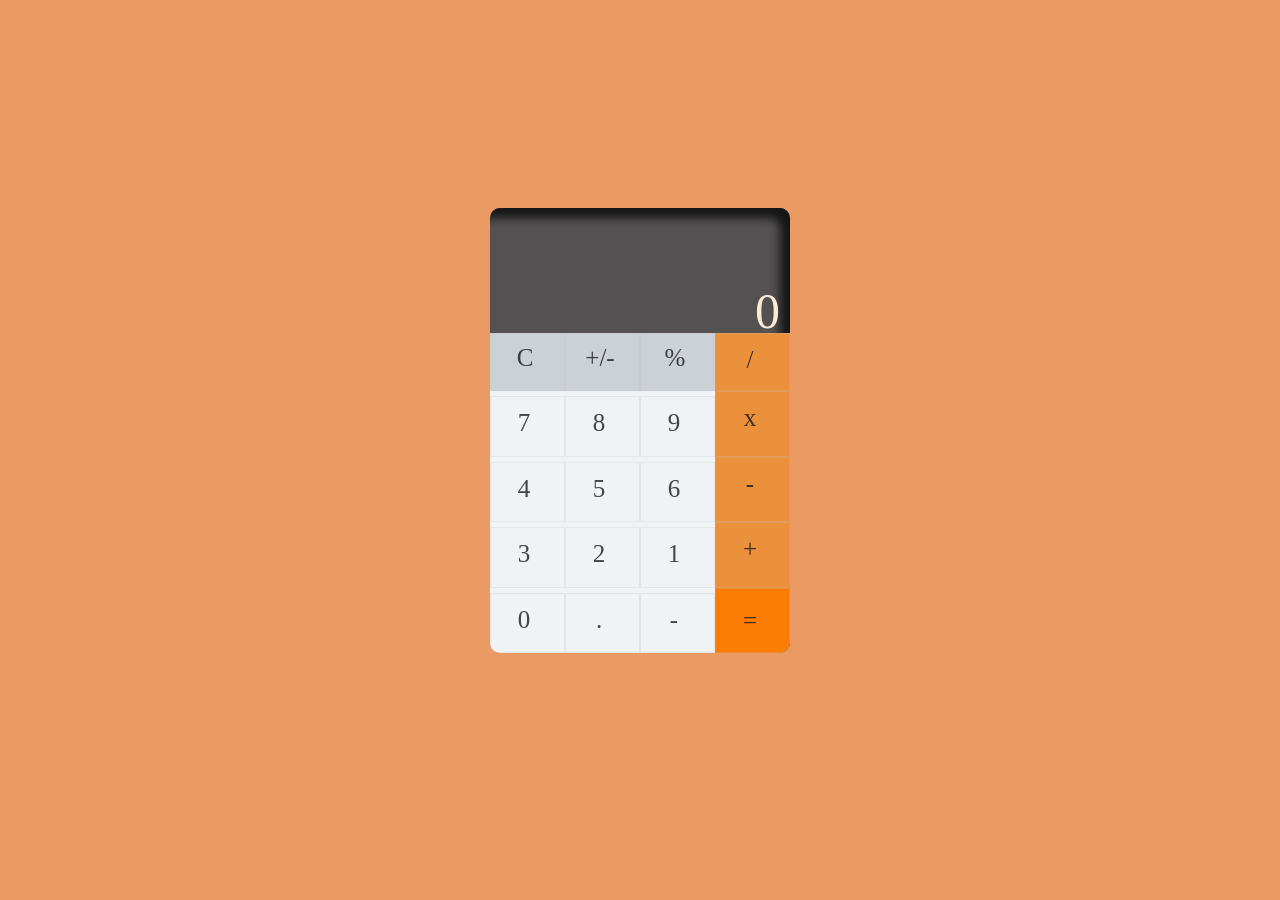
<file: Tasks/task8.html>
<!DOCTYPE html>
<html>
<head></head>
<body>
<div class="calc">
    <div class="container">
    <div class="zero">0</div>
    </div>
    <div class="mark">   
    <div class="two">C</div>   
    <div class="two">+/-</div>   
    <div class="two">%</div> 
    <div class="tree">/</div> 
    <div class="one">7</div> 
    <div class="one">8</div>
    <div class="one">9</div>
    <div class="tree">x</div>
    <div class="one">4</div>
    <div class="one">5</div>
    <div class="one">6</div>
    <div class="tree">-</div>
    <div class="one">3</div>
    <div class="one">2</div>
    <div class="one">1</div>
    <div class="tree">+</div>
    <div class="one">0</div>
    <div class="one">.</div>
    <div class="one">-</div>
    <div class="tres">=</div>
    </div>
</div>
    
    <style>
        body{
            background-color: rgb(236, 154, 99);
        }
        .calc{
            display: grid;
            justify-content: center;
            position: relative;
            top: 200px;

        }
        .container{
            border-top-right-radius:10px ;
            border-top-left-radius:10px ;
            display: grid;
            justify-content: end;
            background-color: rgb(83, 81, 81);
            font-size: 50px;
            position: relative;
            color: antiquewhite;
            width: 300px;
            height: 145px;
            text-align: end;
            box-shadow: -10px 10px 10px inset  rgb(22, 22, 22);
        }
        .zero{
            margin-top: 74px;
            margin-right: 10px;
        }
        .mark{
            border-bottom-left-radius: 10px;
            border-bottom-right-radius: 10px ;
            display: grid;
            position: relative;
            background-color: rgb(239, 243, 243);
            font-size: 25px;
            text-align: center;
            justify-content: center;
            color: rgba(17, 17, 17, 0.767);
            width: 300px;
            height: 320px;
            position: relative;
            bottom: 20px;
            grid-template-columns: 75px 75px 75px 75px;
            box-shadow: -10px 10px 10px inset rgb(22, 22, 22);

        }
        
        .one{
            border: 1px solid rgba(190, 185, 185, 0.24);
            text-align: center;
            margin-top: 5px;
            padding: 12px ;
            padding-left: 5px;
                }
        .two{
            border: 1px solid rgba(190, 185, 185, 0.24);
            text-align: center;
            background-color: rgb(204, 209, 214);
            padding: 10px ;
            padding-left: 5px;
                }
        .tree{
            border: 1px solid rgba(190, 185, 185, 0.24);
            text-align: center;
            background-color: rgb(235, 144, 59);
            padding: 10px ;
            padding-top: 12px;
            padding-left: 5px;
         }
         .tres{
            border: 1px solid rgba(190, 185, 185, 0.24);
            text-align: center;
            background-color: rgb(253, 124, 4);
            padding: 10px ;
            padding-left: 5px;
            padding-top: 18px;
            border-bottom-right-radius: 10px ;
         }
    </style>
</body>
</html>
</file>
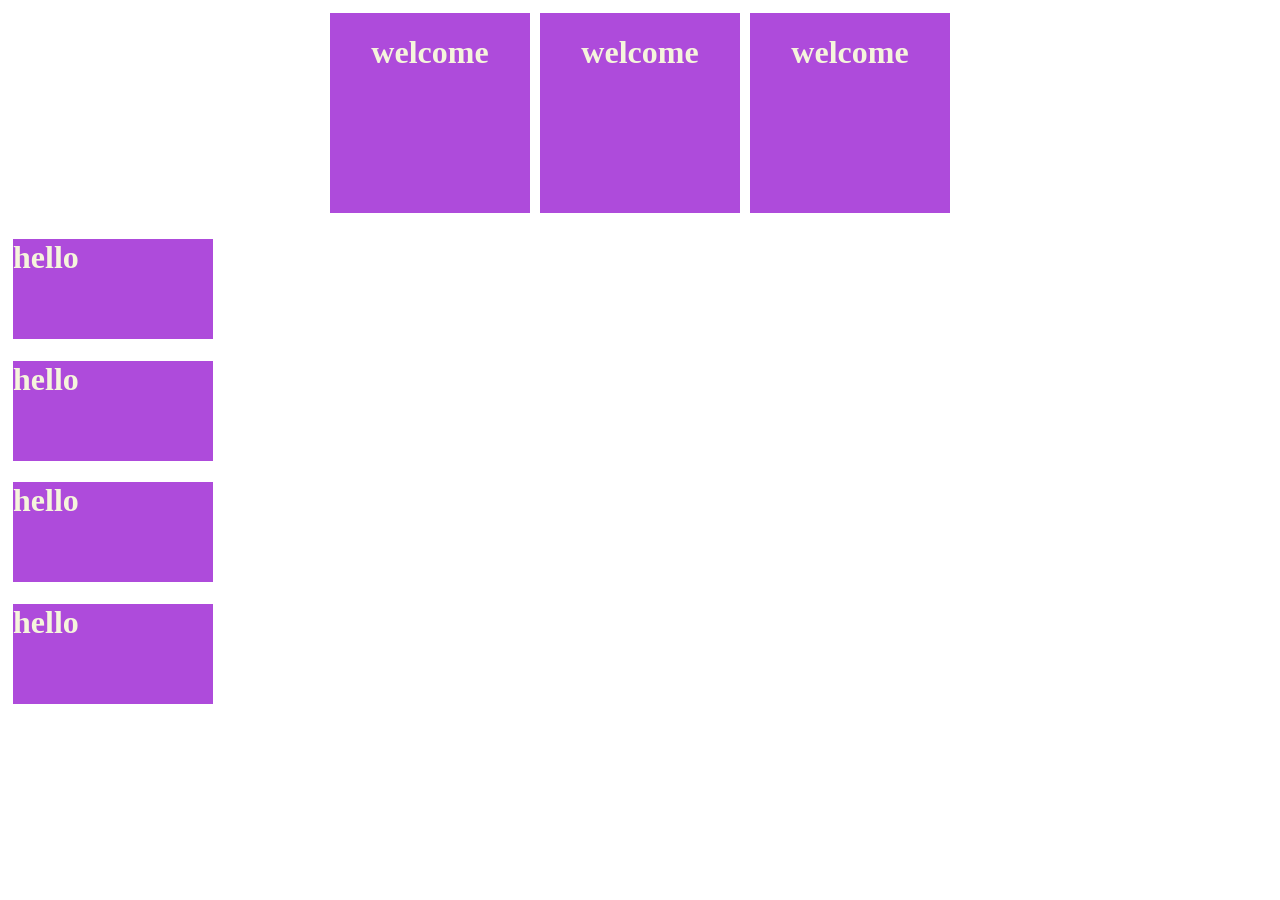
<file: css-/3d&2d transform/transition.html>
<!DOCTYPE html>
<html>
<head></head>

<body>
    <DIV id="SAM">
    <div class="one">
<h1>welcome</h1>
    </div>
     <div class="two">
<h1 >welcome</h1>
    </div>
     <div class="tree">
<h1 >welcome</h1>
    </div>
    </DIV>
     <DIV id="ram">
    <div class="lone">
<h1>hello</h1>
    </div>
     <div class="rtwo">
<h1 >hello</h1>
    </div>
     <div class="ltree">
<h1 >hello</h1>
    </div>
    <div class="lfour">
<h1 >hello</h1>
    </div>
    </DIV>
 <style>
    #SAM{
        display: flex;
         justify-content: center;
        text-align: center;     
    }
    .one,.two,.tree{
         position: relative;
         margin: 5px;
        width: 200px;
        height: 200px;
        background-color: rgb(174, 75, 219);
    }

    .one:hover{
        background-color: rgba(255, 38, 0, 0.575);
        transition-duration: 10s;
        width: 230px;
        transform: skew(30deg);
    }
    .two:hover{
        background-color: rgb(238, 255, 0);
        transition-delay: 1s;
        transition-duration: 3s;
        width: 230px;
        transform: scale(2);
    }
    .tree:hover{
        background-color: rgb(0, 17, 255);
        transition-delay: 1s;
        transition-duration: 3s;
        width: 230px;
        transform: rotate(340deg);
    }
    .lone,.rtwo,.ltree,.lfour{
         margin: 5px;
        width: 200px;
        height: 100px;
        background-color: rgb(174, 75, 219);
    }
    .lone:hover{
        background-color: rgba(255, 38, 0, 0.575);
        transition-delay: 1s;
        transition-duration: 10s;
        transition-timing-function: ease;
        width: 230px;
    }
    .rtwo:hover{
        background-color: rgb(238, 255, 0);
        transition-delay: 1s;
        transition-duration: 3s;
        transition-timing-function: ease-in;
        width: 230px;
    }
    .ltree:hover{
        background-color: rgb(0, 17, 255);
        transition-delay: 1s;
        transition-duration: 3s;
        transition-timing-function: ease-out;
        width: 230px;
    }
    .lfour:hover{
        background-color: rgb(0, 204, 255);
        transition-delay: 1s;
        transition-duration: 3s;
        transition-timing-function: linear;
        width: 230px;
    }
    h1{
        color: beige;
    }
 </style>   
</body>



</html>
</file>
<file: projects/quiz website/style.css>
*{
    margin:0;
    padding:0;
    box-sizing:border-box;
    font-family:Arial,sans-serif;
}

body{
   background-image: url(images/back3.jpg);
   background-position: center;
   background-size: cover;
    display:flex;
    overflow: hidden; 
    justify-content:center;
    align-items:center;
    height:100vh;

}

.container{
   display: none;
   flex-direction: column;
    justify-content: center;
    align-items: center;
   

}



.container h2{
    
    color:rgb(255, 255, 255);
    text-align:center;
    margin-bottom:20px;
    font-weight: 900;
    text-shadow: black;

}

.quiz-box{
    width: 500px;
    position: relative;
    overflow: hidden;
    padding:30px;
    border-radius:10px;
    justify-content: center;
    align-items: center;

}
#wrap{
    display: flex;
    justify-content: center;
}
.content{
    position:relative;
    z-index:1;
}
.bg {
    background:rgba(255, 255, 255, 0.377);
border:1px solid rgba(255,255,255,.15);
   position: absolute;
    top:0;
    left:0;
    width:100%;
    height:100%;
    background-size:cover;
    background-position:center;
    filter: blur(3px);    
    z-index:0;
}

#question{
    color: rgb(255, 255, 255);
    font-family:Verdana, Geneva, Tahoma, sans-serif;
    margin-bottom:10px;
    position: relative;
    top: 10px;
    font-size: medium;
    font-weight: 700;
}


.option{

    width:100%;
    padding:15px;
    margin:10px 0;
    cursor:pointer;
    border:1px solid gray;
    background:white;
    border-radius:5px;
    font-size:16px;
    font-weight: 900;
    font-family:'Trebuchet MS', 'Lucida Sans Unicode', 'Lucida Grande', 'Lucida Sans', Arial, sans-serif ;
     box-shadow: 2px 0px 5px 0px rgb(87, 84, 84);


}

.option:hover{
    background:#4e73df;
    color:white;

}

#next{

    margin-top:20px;
    width:100%;
    padding:15px;
    border:none;
    background:#4c90f5;
    color:white;
    font-size:18px;
    cursor:pointer;
    border-radius:5px;
     box-shadow: 2px 0px 5px 0px rgb(87, 84, 84);


}
#comp{
    margin-top: 20px;
    text-align: center;
    width: 400px;
    height: 40px;
    background-color: rgb(87, 165, 42);

}
#comp h2{
    padding-top: 5px;
}

#resultBox{
    display: none;
    flex-direction: column;
    text-align: center;
    background-image: url(images/back9.jpg);
    background-position: center;
    background-size: cover;
    position: relative;
    width:400px;
    height: 450px;
    padding:35px;
    margin-top: 30px;
    border-radius:20px;
    backdrop-filter:blur(15px);
    border:1px solid rgba(255,255,255,0.2);
    box-shadow:0 20px 40px rgba(0,0,0,.3);
}
#restart{
    display: flex;
    margin-left: 55px;
    width: 65%;
    justify-content: center;
    border-radius: 5px;
    padding: 10px;
    margin-bottom: 10px;
    position: relative;
    bottom: 60px;
    cursor: pointer;
    background-color: rgb(200, 255, 0);
     box-shadow: 2px 0px 5px 0px rgb(87, 84, 84);

    
}
#restart:hover{
    background: #D31027;  /* fallback for old browsers */
background: -webkit-linear-gradient(to right, #EA384D, #D31027);  /* Chrome 10-25, Safari 5.1-6 */
background: linear-gradient(to right, #EA384D, #D31027); /* W3C, IE 10+/ Edge, Firefox 16+, Chrome 26+, Opera 12+, Safari 7+ */

transform: translateY(-5px);
}

#resultBox img{
    position: relative;
    bottom: 90px;
    width: 160px;
    margin-left: 85px;
}
#finalScore{
    position: relative;
    bottom: 60px;
    color: #f7f3f3;
    margin-right: 10px;
    font-family: 'Franklin Gothic Medium', 'Arial Narrow', Arial, sans-serif;
    
}
#percentage{
    position: relative;
    bottom: 60px;
    color: #f6f8f5;
    font-family: 'Franklin Gothic Medium', 'Arial Narrow', Arial, sans-serif;

}
#highScore{
    position: relative;
    bottom: 60px;
    color: #18fc04;
    font-family: 'Franklin Gothic Medium', 'Arial Narrow', Arial, sans-serif;
    
}

.top-bar{
    width: 105%;
    display: flex;
    gap: 23px;
}
#questionNumber{
    height: fit-content;
    font-size: medium;
    position: relative;
    right: 5px;
    background-color: #fcfcfc7e;
    border-radius: 10px;
    padding: 2px 5px;
    text-align: center;
    color: black;
    box-shadow: 2px 0px 5px 0px rgb(87, 84, 84);
}


.progress{
    width:40%;
    height:20px;
    background:#ddd;
    border-radius:20px;
    overflow:hidden;
    position: relative;
    right: 9px;

}
#progressBar{
    width:0%;
    height:200%;
    background:#4CAF50;
    transition:0.5s;
     box-shadow: 2px 0px 5px 0px rgb(87, 84, 84);

}
#timer{
background-color: #f7f3f3;
border-radius: 20px;
border: 1px solid rgb(196, 182, 182);
padding: 5px 10px;
box-shadow:  2px -2px 0px 0px rgb(88, 88, 88);
}


.home{

    width:100%;
    height:100vh;
    display:flex;
    justify-content:center;
    align-items:center;

}

.re-card{

    width:420px;
    padding:40px;
    border-radius:20px;
    background-color:rgba(238, 233, 233, 0.11);
    backdrop-filter:blur(12px);
    border:1px solid rgba(255,255,255,.3);
    text-align:center;
    color:rgb(255, 255, 255);
    box-shadow:0 0 30px rgba(0,0,0,.5);
}

.re-card h1{
    font-size:42px;
    margin-bottom:10px;
}

.re-card h3{
    margin-bottom:15px;
    color:#ffe066;

}
.re-card p{
    margin-bottom:25px;
    color:#cfc8c8;
}
.re-card input{
    width:100%;
    padding:14px;
    border:none;
    border-radius:10px;
    outline:none;
    margin-bottom:25px;
    font-size:16px;
}

.details{
    display:grid;
    grid-template-columns:1fr 1fr;
    gap:15px;
    margin-bottom:30px;
}

.details div{
    background:rgba(56, 56, 56, 0.26);
    padding:15px;
    border-radius:10px;

}

.details i{
    color:gold;
    font-size:20px;
    margin-bottom:10px;
}

#startBtn {
    width:100%;
    padding:15px;
    border:none;
    border-radius:50px;
    cursor:pointer;
    font-size:18px;
    font-weight:bold;
    background:linear-gradient(45deg,#00c6ff,#0072ff);
    color:white;
    transition:.3s;
}

#startBtn:hover{
    transform:scale(1.05);
    box-shadow:0 0 20px rgb(0, 26, 255);
}
.fa-solid {
    color: #0ef5bb;
}
.home input{
    border: 2px solid rgb(206, 204, 204); 
}
#review{
    width: 70%;
    position: relative;
    left: 48px;
    padding: 10px;
    bottom: 60px;
    border-radius: 5px;
    background-color: rgb(255, 255, 255);
}
#review:hover{
    background: #FF8008;  /* fallback for old browsers */
background: -webkit-linear-gradient(to right, #FFC837, #FF8008);  /* Chrome 10-25, Safari 5.1-6 */
background: linear-gradient(to right, #FFC837, #FF8008); /* W3C, IE 10+/ Edge, Firefox 16+, Chrome 26+, Opera 12+, Safari 7+ */

transform: translateY(-5px);
}

#reviewbox{
    display: none;
    width:80%;
    height:85vh;
    margin:30px auto;
    padding:30px;
    overflow-y:auto;
    border-radius:20px;
    background:rgba(156, 156, 156, 0.295);
    backdrop-filter:blur(15px);
    border:1px solid rgba(255,255,255,.3);
    box-shadow:0 10px 40px rgba(0,0,0,.4);
    color:white;
    
   
}
#reviewbox h2{
    color: #0b7bfa;
}
#reviewbox::-webkit-scrollbar{
    display: none;
}
.review-card{
    margin-bottom:25px;
    padding:20px;
    border-radius:15px;
    background:rgba(255,255,255,.08);
    border-left:6px solid cyan;
    transition:.3s;

}
.review-card i{
color: #04cafc;
}
#back{
    display: flex;
    justify-content: space-evenly;
    color: rgb(3, 3, 3);
    background-color: #faf6f6;
    width: 100px;
    padding: 5px;
    border-radius: 5px;
    border: none;
    box-shadow: 2px 2px 10px wheat;
    
    
}
#back .fa-solid{
color: #ff6b66;
margin-top: 5px;
}
#back:hover{
    transform: scaleY(1.1);
}
</file>
<file: projects/Software Institute UI/style.css>
*{
    margin:0;
    padding:0;
    box-sizing:border-box;
    scroll-behavior:smooth;
}

body{
    font-family:Arial, sans-serif;
    
    background-size: cover;
    line-height:1.6;
}

.container{
    width:100%;
    max-width:1320px;
    margin:auto;
    padding:80px 20px;
}



.blue-line{
    width:130px;
    height:4px;
    background:#0076df;
    margin:20px 0;
}

.blue-line-left{
    width:70px;
    height:4px;
    background:#0076df;
    margin:15px 0;
}

.blue-line-center{
    width:50px;
    height:4px;
    background:#0076df;
    margin:15px auto 35px;
}



header{
    position:fixed;
    top:0;
    left:0;
    width:100%;
    height:80px;
    background:#0056b3;
    display:flex;
    justify-content:space-between;
    align-items:center;
    padding:0 50px;
    z-index:999;
    box-shadow:0 3px 10px rgba(0,0,0,.15);
}

.logo{
    color:#fff;
    font-size:30px;
    font-weight:bold;
    display:flex;
    align-items:center;
    gap:8px;
    text-transform:uppercase;
}

.logo-icon{
    font-size:34px;
}

header nav{
    display:flex;
    align-items:center;
    gap:30px;
}

header nav ul{
    display:flex;
    list-style:none;
    gap:30px;
}

header nav ul li{
    list-style:none;
}

header nav ul li a{
    color:#fff;
    text-decoration:none;
    font-size:18px;
    font-weight:500;
    transition:.3s;
}

header nav ul li a:hover
{
    color:yellow;
}

.enroll button{
    padding:10px 22px;
    border:none;
    border-radius:6px;
    background:#fff;
    color:#0056b3;
    font-weight:bold;
    cursor:pointer;
    transition:.3s;
}

.enroll button:hover{
    background:tomato;
    color:#fff;
}
.home{
    margin-top:80px;
    min-height:100vh;
    display:flex;
    align-items:center;
    padding:0 8%;
    background-image: url(images/bag4.png);
    background-size:cover;
    background-position:center;
}

.home-content{
    width:55%;
    
}

.home-content h1{
    color: #f3ebeb;
    font-weight: 600;
    font-size:30px;
    line-height:1.2;
    margin-bottom:25px;
}

.home-content span{
    color:#2f00ff;
}

.home-content p{
    width: 90%;
    font-size:20px;
    line-height:1.8;
    margin-bottom:30px;
    color:#f7f0f0;
}

.hero-features{
    display:flex;
    flex-wrap:wrap;
    gap:20px;
    margin-bottom:40px;
}

.hero-features div{
    font-size:18px;
    color:rgb(250, 247, 247);
}

.hero-features i{
    color:#00e676;
    margin-right:5px;
}

.hero-btn{
    display:flex;
    gap:20px;
}

.btn1{
    padding:12px 30px;
    background:#0076df;
    color:white;
    border:none;
    border-radius:8px;
    font-size:18px;
    cursor:pointer;
    
}

.btn1:hover{
    transform:translateY(-5px);
    background:#f7a355;
}

.btn2{
    padding:12px 30px;
    background:transparent;
    border:2px solid white;
    color:white;
    border-radius:8px;
    font-size:18px;
    cursor:pointer;
}

.btn2:hover{
    background:white;
    color:#0056b3;
}

.hero-count{
    display:flex;
    gap:60px;
    margin-top:40px;
}

.hero-count h2{
    color:#00d4ff;
    font-size:38px;
    animation:float 2s  infinite;
}

.hero-count p{
    font-size:17px;
    color:#0f0f0f;
}


@keyframes float{

    0%{
        transform:translateY(0);
    }

    50%{
        transform:translateY(-5px);
    }

    100%{
        transform:translateY(0);
    }

}







.about{
    background:#dbf8b591;
}

.about-box{
    display:grid;
    grid-template-columns:1fr 1fr;
    gap:50px;
    align-items:center;
}

.about-image img{
    width:80%;
    border-radius:10px;
    box-shadow:10px 10px 5px 10px rgba(0, 0, 0, 0.877);
    animation:floating 4s ease-in-out 1;

}

.about-content h3{
    font-size:28px;
    color:#0056b3;
    margin-bottom:20px;
}

.about-content p{
    font-size:17px;
    line-height:1.8;
    color:#555;
    margin-bottom:25px;
    text-align:justify;
}

.about-points{
    display:grid;
    grid-template-columns:1fr 1fr;
    gap:15px;
    margin-bottom:30px;
}

.about-points div{
    display:flex;
    align-items:center;
    gap:10px;
    font-size:17px;
    font-weight:500;
}

.about-points i{
    color:#0076df;
    font-size:20px;
}

@keyframes floating{

    0%{
        transform:translateY(0);
    }

    50%{
        transform:translateY(-15px);
    }

    100%{
        transform:translateY(0);
    }

}



.services{
    background:#d8d8d7;
}

.service-title{
    text-align:center;
}

.service-title h2{
    font-size:38px;
    font-weight:bold;
    letter-spacing:2px;
}



.services-main{
    display:flex;
    justify-content:space-between;
    gap:20px;
    flex-wrap:nowrap;
}

.service-card{
    max-width:300px;
    height: 430px;
    background:#7ebd75;
    border-radius:10px;
    overflow:hidden;
}

.service-card:hover{
    transform:translateY(-10px);
    
}

.service-card img{
    width:100%;
    height:200px;
    object-fit:cover;
    
}



.service-card h3{
    font-size:20px;
    font-weight: 600;
    padding:20px;
    color:#222;
}

.service-card p{
    padding:0 20px 25px;
    color:#fcf9f9;
    font-size:17px;
    line-height:1.7;
}



.Testimonials{
    background:#ededed;
}



.review-title h2{
    font-size:38px;
    text-transform:uppercase;
    letter-spacing:2px;
    text-align:center;
}

.review-main{
    display:flex;
    flex-wrap:wrap;
    justify-content:center;
    gap:30px;
    margin-top:40px;
}

.review-card{
    width:360px;
    height: 450px;
    background:#fff;
    border-radius:10px;
    padding:25px;
    text-align:center;
    box-shadow:0 8px 20px rgba(0,0,0,.12);
    transition:.3s;
}

.review-card:hover{
    transform:translateY(-10px);
}

.review-card.one{
    background:#9baff3;
}

.review-card.two{
    background:#8af3b5;
}

.review-card.three{
    background:#f3ea8c;
}



.review-card img{
    width:60px;
    height:60px;
    border-radius:50%;
    object-fit:cover;
    display:block;
    margin:0 auto 20px;
    border:4px solid #fff;
    box-shadow:0 4px 10px rgba(0,0,0,.15);
}

.review-card h3{
    font-size:24px;
    color:#ff7b00;
    margin-bottom:15px;
}

.review-card .bi-chat-right-quote-fill{
    font-size:40px;
    color:#2196f3;
    margin-bottom:15px;
}

.review-card p{
    font-size:16px;
    color:#444;
    line-height:1.5;
    margin-bottom:20px;
    text-align:center;
}

.review-card .icon{
    color:#ff9800;
    font-size:22px;
    display:flex;
    justify-content:center;
    gap:5px;
}
.contact{
    background:#f8f9fc;

}

.contact-title{
    text-align:center;
    margin-bottom:20px;
}

.contact-title h2{
    font-size:40px;
    color:#0056b3;
}

.contact-title p{
    color:#666;
}

.contact-wrapper{
    display:grid;
    grid-template-columns:2fr 1fr;
   
}

.contact-form{
    background:#fff;
    padding:40px;
    border-radius:12px;
    box-shadow:0 5px 20px rgba(0,0,0,.1);
}

.contact-form input,
.contact-form textarea{
    width:100%;
    padding:15px;
    margin-bottom:20px;
    border:1px solid #ddd;
    border-radius:8px;
    font-size:16px;
    outline:none;
}

.contact-form input:focus,
.contact-form textarea:focus{
    border-color:#0056b3;
}

.contact-form button{
    background:#0056b3;
    color:#fff;
    border:none;
    padding:14px 35px;
    border-radius:8px;
    cursor:pointer;

}

.contact-form button:hover{
    background:#ff7a00;
}

.contact-info{
    background:#0056b3;
    color:#fff;
    padding:40px;
    border-radius:12px;
    height: fit-content;
}

.contact-info h3{
    margin-bottom:25px;
}

.contact-info p{
    margin-bottom:20px;
    display:flex;
    align-items:center;
    gap:10px;
}

.social-icons{
    text-align: center;
    margin-top:30px;
   
}

.social-icons i{
    color:#fff;
    font-size:25px;
    margin: 5px;
    
}

.social-icons i:hover{
    color:#ffd54f;
}


@media (max-width:768px){

header{
    
    height:auto;
    padding:15px;
}

header nav{
    
    margin-top:15px;
}

header nav ul{
    
    gap:10px;
}

.home{
    justify-content:center;
    text-align:center;
    padding:120px 20px 60px;
}

.home-content{
    width:100%;
}

.home-content h1{
    font-size:34px;
}

.home-content p{
    width:100%;
    font-size:17px;
}

.hero-features{
    justify-content:center;
}

.hero-btn{
    justify-content:center;
    flex-wrap:wrap;
}

.hero-count{
    justify-content:center;
    gap:25px;
    flex-wrap:wrap;
}

.about-image img{
    width:90%;
}

.about-content h2,
.service-title h2,
.review-title h2,
.contact-title h2{
    font-size:32px;
}

.about-points{
    grid-template-columns:1fr;
    text-align:left;
}
.services-main{
    display: flex;
    flex-direction: column;
    align-items: center;

}
.service-card{
   
    width:100%;
    max-width:400px;
}

.review-card{
    width:70%;
    height:auto;
}

.contact-form{
    padding:25px;
}

.contact-info{
    padding:25px;
}

}




@media (max-width:480px){

.container{
    padding:60px 15px;
}

.logo{
    font-size:10px;
}

.logo-icon{
    font-size:28px;
}
header{
    flex-direction: column;
    height:auto;
    padding:15px;
}

header nav{
    flex-direction: column;
    margin-top:5px;
}

header nav ul{
    
    gap:10px;
}

.home-content h1{
    font-size:28px;
}

.home-content p{
    font-size:15px;
}

.hero-features div{
    font-size:15px;
}

.hero-btn{
    flex-direction:column;
}

.btn1,
.btn2{
    width:100%;
}

.hero-count{
    flex-direction:column;
    gap:15px;
    text-align:center;
}

.hero-count h2{
    font-size:30px;
}

.about-content h3{
    font-size:22px;
}

.about-content p{
    font-size:15px;
}

.service-card{
    height:auto;
}

.service-card img{
    height:180px;
}

.service-card h3{
    font-size:18px;
}

.service-card p{
    font-size:15px;
}

.review-card h3{
    font-size:20px;
}

.review-card p{
    font-size:15px;
}
.contact-wrapper{
    display: flex;
    flex-direction: column;
}

.contact-title h2{
    font-size:28px;
}

.contact-form button{
    width:100%;
}

.social-icons{
    text-align:center;
}

}
</file>
